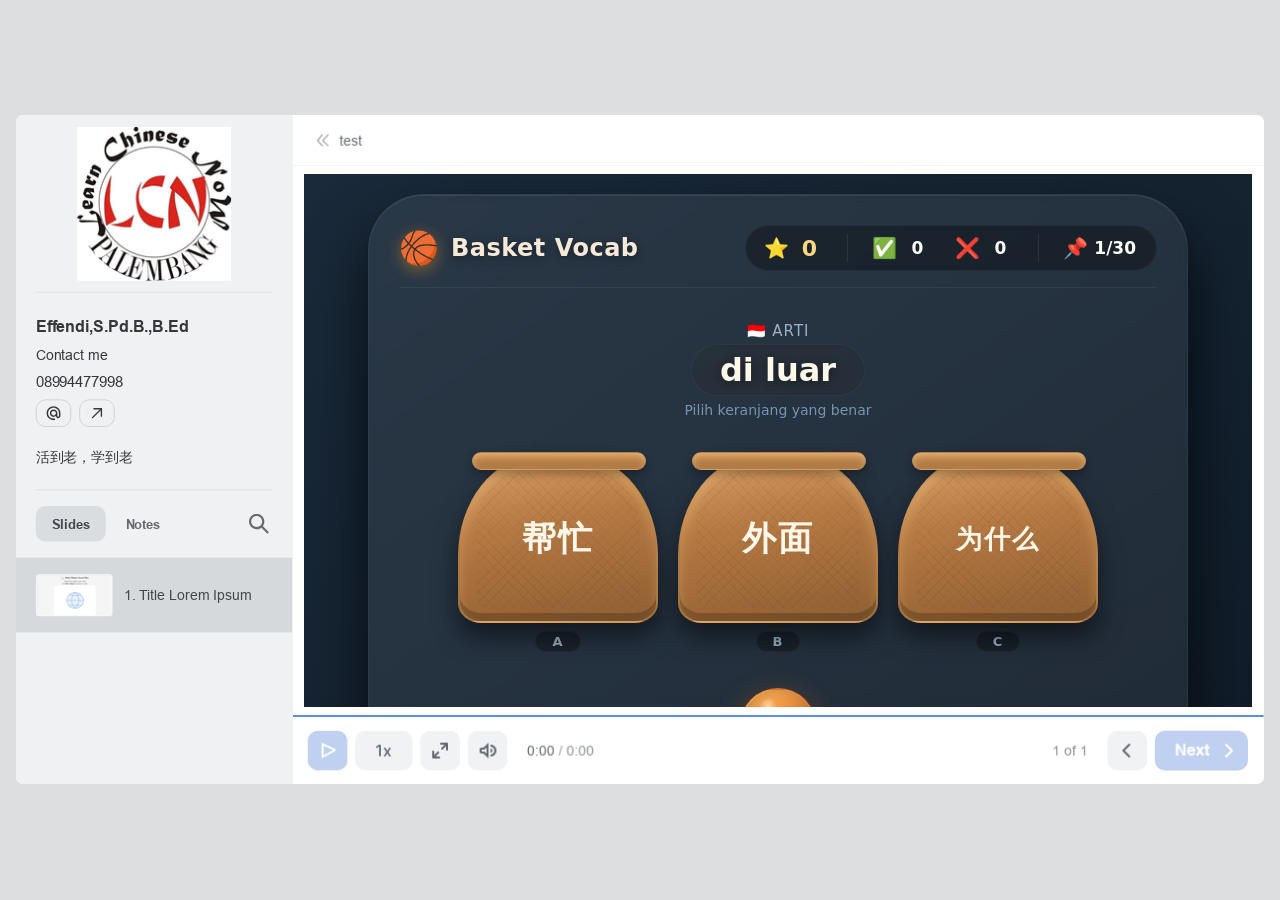
<file: index.html>
<!DOCTYPE html>
<!-- Created with iSpring --><!-- 1256 684 --><!--version 11.7.0.5 --><!--type html --><!--mainFolder ./ -->
<html style=background-color:#dcdee0;>
<head>
    <meta http-equiv="Content-Type" content="text/html;charset=utf-8"/><meta name="viewport" content="width=device-width,initial-scale=1,minimum-scale=1,maximum-scale=1,user-scalable=no"/><meta name="format-detection" content="telephone=no"/><meta name="apple-mobile-web-app-capable" content="yes"/><meta name="apple-mobile-web-app-status-bar-style" content="black"/><meta http-equiv="X-UA-Compatible" content="IE=edge"/><meta name="msapplication-tap-highlight" content="no"/><title>test</title><link rel="apple-touch-icon-precomposed" href="data/apple-touch-icon.png"/><link rel="shortcut icon" type="image/ico" href="data/favicon.ico"/><style>body {background-color:#dcdee0;}#spr0_178afa {display:none;}</style>
    
    
    <style>
		#playerView {
			position:absolute;
			-webkit-tap-highlight-color:rgba(0,0,0,0);
			-webkit-user-select:none;
			-moz-user-select:none;
			-webkit-touch-callout:none;
			-webkit-user-drag:none;
		}
		#playerView * {
			position:absolute;
		}
		#preloader {
			width: 50px;
			height: 50px;
			position: absolute;
			top: 0;
			left: 0;
			bottom: 0;
			right: 0;
			margin: auto;
			border-radius: 10px;
			background-color: rgba(0, 0, 0, 0.5);
		}

		#preloader::after {
			content: '';
			position: absolute;
			background: url([data-uri]);
			background-size: cover;
			top: 0;
			left: 0;
			bottom: 0;
			right: 0;
			animation: preloader_spin 1s infinite linear;
			-webkit-animation: preloader_spin 1s infinite linear;
		}

		@keyframes preloader_spin { 0% {transform: rotate(0deg);} 100% {transform: rotate(360deg);} }
		@-webkit-keyframes preloader_spin { 0% {-webkit-transform: rotate(0deg);} 100% {-webkit-transform: rotate(360deg);}}
    </style>
</head>
<body>
	<div id="preloader"></div>
	<script src="data/browsersupport.js?3EB01C88"></script>
	<script src="data/player.js?3EB01C88"></script>
    <div id="content"></div>
    <div id="spr0_178afa"></div>
    <script>
		document.addEventListener("DOMContentLoaded", () => (function(startup){
			function start(savedPresentationState)
			{
				var presInfo = "eNq9Wctu48gV/RWCQSMbW6P3w1kkJEW1iaZFjUjb3eluEBRZsmqaIjV8yONpGJjsssh3zC5AFtklXxNgguzyC7m3iqRIU5If3RO/RFWdunXus27Jn0UqnomfZak/7Ei95qkqj7qn3V5HOpXa495pp9+fSO1hX+pPBvfiiZgAOCFxAo9u6flWPBv1myfiSjzrdeHVhSk3jIi5iexWr9seDFuA2mzFs3az1T8RU9yUxnFKE2K3Wo1Bo2n3focQ8ez9ZzGAWXW5JIFHT8zGzGvIjRO5oXoA+A6mlDBIHDcR1gQGFjDw77//45c//+0/P/3pv//8yy9//Zk/c1riKkk2Zx+++fDNgiYN/+7DN74bbByfrBdOcAMYApjy0B9u1g71G2645nTE5nA06nYHg9FoKN5/PBEV8eyz6OMfVMJzEgdkhjdhY8PkwZ6tXp+ZAl7vdyTiYyzQlvbCd4JP4j3jxIzwWfyEf+BtEqXkRHQK62w2sChmbwHSaTOTLx0/JmyYPd1/vD/h6CCuoLvH0ZsquvOI7KSMbj2C3hxHo5o78LJKpM/A3BJ1yX4V3DsO3pbBw+Oc4300DqPJHh6H0csKevQIelFBD46jt2kF/YiWW6+MzpL4IDqp8B4091sb4OK6EsEY57F4f89S6zMGNB/3H0bBiRhhuGA2OIhc5lLv831RlEUTnwg6VJq1oG3iFHNWw3qmSJNRu9PpnfYnsnLa7fSUU1mdTE5Hw+awJ/ebA6kzvucqZCkc+9QjrcZ36Gz34ajLYsCqJn2yWi9au6wfDFnSdzvA0CvUAcWaJzs9f9hH+kP0ITBpIoxDP4wEaU0SXnqarBKAqvjcaDZbTFC3MeiOBt1eqz3s9gbtQZuctlpYmGhm0fcfM6tzO3nZ4ib/6mareTXhPqLsCazBRMQrZ0PibMjk8q74y1328om/LvnLbcg2QqvdhnbTbgL9tDDTbdiCshf6TmOVrH2sdSFT7eGZsSxs5hWVgCmSlTx3BaWS6M5dmCaVkyK522DOweEiTlLfF1ngZew4YjYJROYKUYqo43N67zN+yyBpNm7D5VKENRIaa9TstQedbmcAyTvGgXarNWp1m/12j1mtivAeIm6YwTvtQas7REieM8BicZRG61elwY5KZtYdH3qUT/tX5kNrfBbHCXX+PwbaMYOd2Am8CCOPRHPHoynEZgvLHeZqzDIuhhIhO+6nmyhMAw+H2CRo8RsoOa1JG/QIN45LE0gfyDsWr2eiaejamNU3FKBCL0CCZCdHchO6JRVp4954NJZfJO083JKoKmysttXeM4RZ5IekIgHsOuyMnylhj1rdNthffaacukJPF6NDt/[base64]/aMvSWPbWNia0Yl1Mrd5zwKpu5vJDV+SsM2VeWYUmZf81XNUlXMLzPVSyTj7jqWgK+F9L8DVdBmaswMLavNescP26NCFR2T7ilyUqgJrQ1kD9k6/[base64]/ncxapTK5mQhGwAHox01VIBPYvh/XGJwnZHRp4pNwUB0sAxoFaQxpc3ti4kCCRoBRYc01BL2JSh1F0d8Lg2BRCFghOmqzCSFg5sQC93wqqCyZavHJYjiGy3O1hMUtWNBa8cO3QIN9rLl3DSQHRaugmFLFxPsKyCLqaleBFDrRbN3vxc8lkNlUjJybRQYgt6XqOEhzf3wc8116f6/DLnXSed0f7pc5Y6M3ykMtKpmSa18YcLa6yislM4MTxLVwJ0NZb6LS4DcqGySyhTRUD/KhYZTla4ILdiZsUcgo07Cgx52R+B3Zj49q2eLxboeB4WydwScXJzPkn4MEiIIAMRbKOW+JyAbUVi5VsvIVgYilcnzDeYNa8qU+8UzHr3+U5XzocITbzqGKB+S5MBdfB0PDvuHUYQaQksGtUY58IU/32EiyuSfozRGCasroIp4vKS1lWojC4N4R4GQ5coI7R099ean+0JxKU9vED4+KeK2dLgt9yv0DUo4W/T+mPGOVx+fyDherbV4ITeEgTFhx0S2MvgUouP+Jk8GXdwUd5Hd4Tg/AZG96BSQJCWJijSZ69salABzOHXu05Fod7EjnFuvs1zV4w+Qqmf4zg8c2/hg+eziBr/BRD16UZ1ExZw8w34Xoj+CSOH+JUOCRYUcX/[base64]/S9IGuugzZZXZWAnYXTfaZDl8APX7RCeuGNOaNoR46HtAqwonfhbK0gIDl70vhumV3o/v7/wF0xDNS";
				PresentationPlayer.start(presInfo, "content", "playerView", onPlayerInit, savedPresentationState);
				function onPlayerInit(player)
				{
					(function(player){
	(function(player)
{
	function findConnector(win)
	{
		var retries = 0;
		while (!win.ispringPresentationConnector && win.parent && win.parent != win)
		{
			++retries;
			if (retries > 7)
			{
				return null;
			}

			win = win.parent;
		}
		return win.ispringPresentationConnector;
	}

	function getConnector()
	{
		var api = findConnector(window);
		if (!api && window.opener && (typeof(window.opener) != "undefined"))
		{
			api = findConnector(window.opener);
		}
		return api;
	}

	try
	{
		var connector = getConnector();
		if (connector)
		{
			connector.register(player);
		}
	}
	catch (e) {}
})(player);

})(player);

					var preloader = document.getElementById("preloader");
					preloader.parentNode.removeChild(preloader);
				}
			}

			if (startup)
				startup(start);
			else
				start();
		})());
    </script>
</body>
</html>
</file>
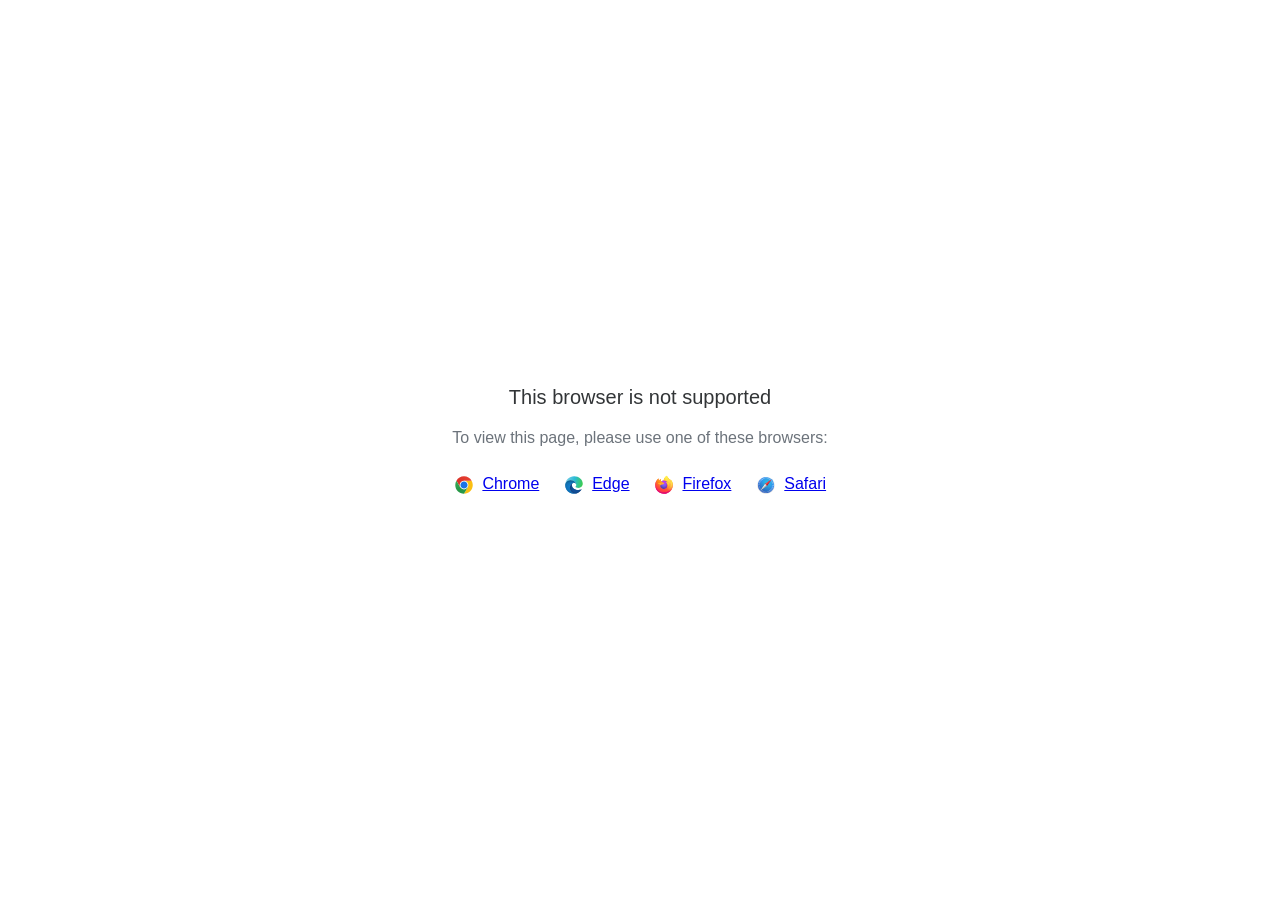
<file: data/html5-unsupported.html>
<html>
<head>
    <meta http-equiv="Content-Type" content="text/html;charset=utf-8"/>
    <meta name="viewport" content="width=device-width,initial-scale=1,maximum-scale=1">
    <meta name="format-detection" content="telephone=no">
    <meta name="apple-mobile-web-app-capable" content="yes">
    <meta name="apple-mobile-web-app-status-bar-style" content="black">
    <meta http-equiv="X-UA-Compatible" content="IE=edge">
    <meta name="msapplication-tap-highlight" content="no" />
    <title>Page Not Available</title>
    <style>
        body {
            background: #fff;
        }

        .banner {
            position: absolute;
            top: 50%;
            left: 50%;
            margin-left: -235px;
            margin-top: -67px;
            width: 470px;
            text-align: center;
            font-family: Roboto, Arial, Helvetica, sans-serif;
        }

        .title {
            margin-bottom: 16px;
            font-size: 20px;
            font-weight: 500;
            color: #323537;
            line-height: 28px;
        }

        .text {
            margin-bottom: 26px;
            font-size: 16px;
            color: #6C737B;
            line-height: 22px;
        }

        .browsers svg, .browsers a {
            display: inline-block;
            vertical-align: top;
        }

        .browsers a {
            font-size: 16px;
            margin-right: 20px;
            margin-left: 4px;
        }

        .browsers :last-child {
            margin-right: 0;
        }
    </style>
</head>
<body>
    <div class="banner">
        <div class="title">This browser is not supported</div>
        <div class="text">To view this page, please use one of these browsers:</div>
        <div class="browsers">
            <svg width="20" height="20" viewBox="0 0 20 20" fill="none" xmlns="http://www.w3.org/2000/svg">
                <path d="M10.0001 10.0001L13.789 12.1875L10.0001 18.7501C14.8326 18.7501 18.7501 14.8326 18.7501 10.0001C18.7501 8.40581 18.3216 6.91244 17.5766 5.625H10L10.0001 10.0001Z" fill="#FBBF12"/>
                <path d="M9.99999 1.25C6.76136 1.25 3.93585 3.01077 2.42285 5.6261L6.21103 12.1876L9.99999 10.0001V5.62507H17.5766C16.0634 3.01039 13.2382 1.25 9.99999 1.25Z" fill="url(#paint0_linear_579_2699)"/>
                <path d="M1.25005 10C1.25005 14.8325 5.16742 18.75 10 18.75L13.789 12.1875L10 10L6.21109 12.1875L2.42291 5.62598C1.67833 6.91306 1.25 8.40588 1.25 9.99988" fill="url(#paint1_linear_579_2699)"/>
                <path d="M14.3751 10.0001C14.3751 12.4163 12.4163 14.3751 10.0001 14.3751C7.58381 14.3751 5.625 12.4163 5.625 10.0001C5.625 7.58381 7.58381 5.625 10.0001 5.625C12.4163 5.625 14.3751 7.58381 14.3751 10.0001Z" fill="white"/>
                <path d="M13.5548 10.0001C13.5548 11.9633 11.9633 13.5548 10.0001 13.5548C8.03686 13.5548 6.44531 11.9633 6.44531 10.0001C6.44531 8.03686 8.03686 6.44531 10.0001 6.44531C11.9633 6.44531 13.5548 8.03686 13.5548 10.0001Z" fill="#1A73E8"/>
                <defs>
                    <linearGradient id="paint0_linear_579_2699" x1="5.04786" y1="6.71874" x2="12.965" y2="6.71874" gradientUnits="userSpaceOnUse">
                        <stop stop-color="#DB3328"/>
                        <stop offset="1" stop-color="#E53D30"/>
                    </linearGradient>
                    <linearGradient id="paint1_linear_579_2699" x1="4.58454" y1="7.18406" x2="7.82938" y2="12.8043" gradientUnits="userSpaceOnUse">
                        <stop stop-color="#32A651"/>
                        <stop offset="1" stop-color="#279847"/>
                    </linearGradient>
                </defs>
            </svg>
            <a href="https://www.google.com/chrome">Chrome</a>
            <svg width="20" height="20" viewBox="0 0 20 20" fill="none" xmlns="http://www.w3.org/2000/svg">
                <path d="M12.2449 9.92045C12.2449 8.25 10.5088 5.36648 6.59777 5.36648C2.68671 5.36648 1.25 8.62784 1.25 10.0199C1.25 5.0483 5.30074 1.25 10.1097 1.25C14.9188 1.25 18.75 4.84943 18.75 8.50852C18.75 11.7699 16.2956 12.9034 14.3002 12.9034C12.9832 12.9034 11.4866 12.4659 11.4866 11.7699C11.4866 11.233 12.2449 11.233 12.2449 9.92045Z" fill="url(#paint0_linear_579_2709)"/>
                <path d="M6.59777 5.36646C10.5088 5.36646 12.2449 8.24998 12.2449 9.92043C12.2449 9.93342 12.2448 9.94627 12.2446 9.95901C12.2249 8.84657 11.4738 7.79259 9.99002 7.79259C8.11431 7.79259 5.5801 10.338 5.91933 13.5C6.19087 16.031 8.33381 19.4261 12.9832 18.2329C12.9832 18.2329 12.1052 18.75 9.6508 18.75C5.30074 18.75 1.25 14.7727 1.25 10.2187C1.25 10.0981 1.25184 9.97975 1.25555 9.8637C1.35584 8.39889 2.82648 5.36646 6.59777 5.36646Z" fill="url(#paint1_linear_579_2709)"/>
                <path d="M6.59777 5.36646C10.5088 5.36646 12.2449 8.24998 12.2449 9.92043C12.2449 9.93342 12.2448 9.94627 12.2446 9.95901C12.2249 8.84657 11.4738 7.79259 9.99002 7.79259C8.11431 7.79259 5.5801 10.338 5.91933 13.5C6.19087 16.031 8.33381 19.4261 12.9832 18.2329C12.9832 18.2329 12.1052 18.75 9.6508 18.75C5.30074 18.75 1.25 14.7727 1.25 10.2187C1.25 10.0981 1.25184 9.97975 1.25555 9.8637C1.35584 8.39889 2.82648 5.36646 6.59777 5.36646Z" fill="url(#paint2_radial_579_2709)"/>
                <path d="M12.4415 18.4371C14.9324 17.7576 16.712 15.6377 17.0338 15.2101C17.393 14.7328 17.4928 14.4345 17.393 14.3351C17.2932 14.2357 17.1536 14.2555 16.7944 14.4345C16.4352 14.6135 14.32 15.4885 11.9056 14.7527C9.49107 14.0169 7.83486 12.1078 7.83486 9.99987C7.83486 8.36919 9.23166 7.79248 9.98993 7.79248C8.11422 7.79248 5.58001 10.3379 5.91923 13.4999C6.19077 16.0309 8.33371 19.426 12.9831 18.2328C12.9831 18.2328 12.821 18.3283 12.4415 18.4371Z" fill="#0E458A"/>
                <path d="M12.4415 18.4371C14.9324 17.7576 16.712 15.6377 17.0338 15.2101C17.393 14.7328 17.4928 14.4345 17.393 14.3351C17.2932 14.2357 17.1536 14.2555 16.7944 14.4345C16.4352 14.6135 14.32 15.4885 11.9056 14.7527C9.49107 14.0169 7.83486 12.1078 7.83486 9.99987C7.83486 8.36919 9.23166 7.79248 9.98993 7.79248C8.11422 7.79248 5.58001 10.3379 5.91923 13.4999C6.19077 16.0309 8.33371 19.426 12.9831 18.2328C12.9831 18.2328 12.821 18.3283 12.4415 18.4371Z" fill="url(#paint3_radial_579_2709)"/>
                <defs>
                    <linearGradient id="paint0_linear_579_2709" x1="17.7323" y1="11.5909" x2="0.61762" y2="7.54779" gradientUnits="userSpaceOnUse">
                        <stop stop-color="#3BCC50"/>
                        <stop offset="0.489583" stop-color="#2ABAD6"/>
                        <stop offset="1" stop-color="#7DCFE7"/>
                    </linearGradient>
                    <linearGradient id="paint1_linear_579_2709" x1="7.11659" y1="5.36646" x2="7.11659" y2="18.75" gradientUnits="userSpaceOnUse">
                        <stop stop-color="#035989"/>
                        <stop offset="0.265625" stop-color="#1175B6"/>
                        <stop offset="1" stop-color="#0470CF"/>
                    </linearGradient>
                    <radialGradient id="paint2_radial_579_2709" cx="0" cy="0" r="1" gradientUnits="userSpaceOnUse" gradientTransform="translate(6.83723 11.8693) rotate(59.2143) scale(5.92595 5.93561)">
                        <stop stop-color="#1284D8"/>
                        <stop offset="0.813899" stop-color="#1170B2" stop-opacity="0.767762"/>
                        <stop offset="1" stop-color="#0E649B" stop-opacity="0.65"/>
                    </radialGradient>
                    <radialGradient id="paint3_radial_579_2709" cx="0" cy="0" r="1" gradientUnits="userSpaceOnUse" gradientTransform="translate(11.6661 13.4999) rotate(77.9982) scale(4.79806 5.18015)">
                        <stop stop-color="#104890"/>
                        <stop offset="0.69943" stop-color="#12529E" stop-opacity="0.70624"/>
                        <stop offset="1" stop-color="#0E4584" stop-opacity="0.58"/>
                    </radialGradient>
                </defs>
            </svg>
            <a href="https://www.microsoft.com/edge">Edge</a>
            <svg width="20" height="20" viewBox="0 0 20 20" fill="none" xmlns="http://www.w3.org/2000/svg">
                <path d="M18.1191 6.70405C17.7385 5.78587 16.967 4.79462 16.3615 4.4815C16.8544 5.4501 17.1395 6.42162 17.2485 7.14652C17.2485 7.14652 17.2485 7.15163 17.2503 7.16113C16.2598 4.6861 14.5798 3.68791 13.2079 1.51504C13.1383 1.40543 13.069 1.29582 13.0012 1.17854C12.963 1.1124 12.932 1.05248 12.905 0.995851C12.8481 0.885984 12.8042 0.76987 12.7741 0.649844C12.7743 0.644144 12.7725 0.638558 12.7688 0.63417C12.7652 0.629782 12.7601 0.626904 12.7544 0.626094C12.749 0.624635 12.7434 0.624635 12.738 0.626094C12.7366 0.626756 12.7352 0.627617 12.734 0.628652C12.7318 0.628652 12.7296 0.63121 12.7274 0.63194L12.7311 0.627191C10.5302 1.91914 9.78353 4.30904 9.71499 5.5049C8.83549 5.56518 7.99455 5.88974 7.30189 6.43623C7.22949 6.37488 7.15379 6.31755 7.07512 6.26451C6.87551 5.56419 6.86708 4.82302 7.0507 4.11832C6.15057 4.52936 5.45059 5.17789 4.94165 5.75189H4.93764C4.5902 5.31089 4.61463 3.85634 4.63432 3.55272C4.63031 3.53372 4.37547 3.68535 4.34266 3.70837C4.03608 3.92756 3.7495 4.17357 3.48628 4.4435C3.18675 4.74784 2.9131 5.07672 2.66818 5.42671C2.1047 6.22702 1.70509 7.13132 1.49244 8.08735C1.48843 8.10635 1.48478 8.12608 1.48077 8.14544C1.46437 8.22254 1.40494 8.60946 1.39437 8.6935V8.71286C1.3169 9.11266 1.26865 9.5176 1.25 9.92444V9.96938C1.25 14.8186 5.17279 18.75 10.0114 18.75C14.345 18.75 17.943 15.5968 18.6477 11.455C18.6623 11.3428 18.6743 11.2295 18.6875 11.1163C18.8617 9.61022 18.6681 8.02743 18.1191 6.70405ZM8.02046 13.5774C8.06129 13.5968 8.09994 13.6183 8.14186 13.6373L8.14769 13.641C8.10577 13.6205 8.06311 13.5993 8.02082 13.5774H8.02046ZM17.251 7.16515V7.15675V7.16625V7.16515Z" fill="url(#paint0_linear_579_2717)"/>
                <path d="M18.119 6.704C17.7384 5.78582 16.9669 4.79457 16.3614 4.48145C16.8543 5.45005 17.1394 6.42157 17.2484 7.14647V7.16437C18.0752 9.41067 17.6246 11.695 16.9757 13.0907C15.9716 15.25 13.541 17.4635 9.73602 17.3557C5.62839 17.2388 2.0071 14.1802 1.33082 10.1776C1.20759 9.54586 1.33082 9.22543 1.39279 8.71281C1.31733 9.10778 1.28853 9.22214 1.25098 9.92439V9.96933C1.25098 14.8185 5.17377 18.7499 10.0124 18.7499C14.346 18.7499 17.944 15.5968 18.6487 11.4549C18.6633 11.3428 18.6753 11.2295 18.6884 11.1162C18.8616 9.61017 18.668 8.02738 18.119 6.704Z" fill="url(#paint1_radial_579_2717)"/>
                <path d="M18.119 6.704C17.7384 5.78582 16.9669 4.79457 16.3614 4.48145C16.8543 5.45005 17.1394 6.42157 17.2484 7.14647V7.16437C18.0752 9.41067 17.6246 11.695 16.9757 13.0907C15.9716 15.25 13.541 17.4635 9.73602 17.3557C5.62839 17.2388 2.0071 14.1802 1.33082 10.1776C1.20759 9.54586 1.33082 9.22543 1.39279 8.71281C1.31733 9.10778 1.28853 9.22214 1.25098 9.92439V9.96933C1.25098 14.8185 5.17377 18.7499 10.0124 18.7499C14.346 18.7499 17.944 15.5968 18.6487 11.4549C18.6633 11.3428 18.6753 11.2295 18.6884 11.1162C18.8616 9.61017 18.668 8.02738 18.119 6.704Z" fill="url(#paint2_radial_579_2717)"/>
                <path d="M13.8612 7.73587C13.8806 7.74939 13.8977 7.7629 13.9159 7.77642C13.696 7.38513 13.4221 7.02694 13.1022 6.71246C10.3788 3.98314 12.3884 0.794172 12.7271 0.631947L12.7307 0.627197C10.5298 1.91915 9.78314 4.30905 9.7146 5.50491C9.81668 5.49797 9.9184 5.4892 10.0223 5.4892C11.6647 5.4892 13.0953 6.39459 13.8612 7.73587Z" fill="url(#paint3_radial_579_2717)"/>
                <path d="M10.028 8.28118C10.0138 8.5004 9.24382 9.25307 8.97441 9.25307C6.48292 9.25307 6.07861 10.7635 6.07861 10.7635C6.18798 12.0357 7.07244 13.0833 8.14245 13.6375C8.19131 13.6627 8.24052 13.6854 8.28828 13.708C8.37396 13.7446 8.46 13.7811 8.54567 13.8136C8.91262 13.9433 9.29689 14.0172 9.68568 14.0329C14.0525 14.2382 14.8991 8.80001 11.7473 7.22087C12.5541 7.08021 13.3919 7.40575 13.8597 7.73495C13.0941 6.39367 11.6631 5.48828 10.0207 5.48828C9.91682 5.48828 9.81511 5.49705 9.71303 5.50399C8.83417 5.56502 7.99404 5.88994 7.30212 6.43642C7.43591 6.55005 7.58685 6.70131 7.90439 7.0148C8.5001 7.60378 10.0247 8.20993 10.028 8.28118Z" fill="url(#paint4_radial_579_2717)"/>
                <path d="M10.028 8.28118C10.0138 8.5004 9.24382 9.25307 8.97441 9.25307C6.48292 9.25307 6.07861 10.7635 6.07861 10.7635C6.18798 12.0357 7.07244 13.0833 8.14245 13.6375C8.19131 13.6627 8.24052 13.6854 8.28828 13.708C8.37396 13.7446 8.46 13.7811 8.54567 13.8136C8.91262 13.9433 9.29689 14.0172 9.68568 14.0329C14.0525 14.2382 14.8991 8.80001 11.7473 7.22087C12.5541 7.08021 13.3919 7.40575 13.8597 7.73495C13.0941 6.39367 11.6631 5.48828 10.0207 5.48828C9.91682 5.48828 9.81511 5.49705 9.71303 5.50399C8.83417 5.56502 7.99404 5.88994 7.30212 6.43642C7.43591 6.55005 7.58685 6.70131 7.90439 7.0148C8.5001 7.60378 10.0247 8.20993 10.028 8.28118Z" fill="url(#paint5_radial_579_2717)"/>
                <path d="M6.89479 6.14439C6.96588 6.19043 7.02421 6.22916 7.07708 6.2646C6.87746 5.56428 6.86903 4.82311 7.05265 4.11841C6.15252 4.52945 5.45255 5.17799 4.9436 5.75198C4.9848 5.75089 6.2557 5.72787 6.89479 6.14439Z" fill="url(#paint6_radial_579_2717)"/>
                <path d="M1.33119 10.1776C2.00747 14.1802 5.62876 17.2388 9.7393 17.3557C13.5443 17.4635 15.9735 15.25 16.979 13.0907C17.6279 11.6946 18.0785 9.41068 17.2517 7.16437V7.14756C17.2517 7.14976 17.2517 7.15268 17.2535 7.16218C17.5641 9.1962 16.532 11.1667 14.9184 12.4992C14.9167 12.5029 14.9152 12.5067 14.9137 12.5105C11.7692 15.0765 8.76042 14.0586 8.15123 13.6431C8.10893 13.6227 8.06628 13.6015 8.02399 13.5796C6.19056 12.7027 5.43334 11.0274 5.59558 9.5919C4.04797 9.5919 3.52007 8.28314 3.52007 8.28314C3.52007 8.28314 4.90982 7.29006 6.74143 8.1538C8.43778 8.95396 10.031 8.2835 10.031 8.28314C10.0277 8.21189 8.50304 7.60391 7.90842 7.01676C7.59088 6.70327 7.43995 6.55201 7.30615 6.43838C7.23375 6.37702 7.15805 6.3197 7.07939 6.26665C7.02725 6.23012 6.97001 6.19358 6.8971 6.14645C6.25801 5.72992 4.98711 5.75294 4.94518 5.75404H4.94117C4.59374 5.31303 4.61816 3.85849 4.63785 3.55487C4.63384 3.53587 4.379 3.68749 4.34619 3.71051C4.03961 3.92971 3.75303 4.17571 3.48981 4.44564C3.19028 4.74999 2.91663 5.07887 2.67171 5.42886C2.10823 6.22916 1.70862 7.13347 1.49597 8.08949C1.48904 8.1063 1.17734 9.47023 1.33119 10.1776Z" fill="url(#paint7_radial_579_2717)"/>
                <path d="M13.1024 6.71246C13.4222 7.02693 13.6962 7.38513 13.9161 7.77642C13.9616 7.81071 14.0055 7.8473 14.0473 7.88603C16.0335 9.71873 14.9945 12.3132 14.9154 12.4996C16.529 11.1671 17.5611 9.19662 17.2505 7.16259C16.2599 4.6861 14.58 3.68791 13.2081 1.51504C13.1385 1.40543 13.0692 1.29582 13.0014 1.17854C12.9631 1.1124 12.9321 1.05248 12.9051 0.995851C12.8483 0.885984 12.8044 0.76987 12.7742 0.649844C12.7745 0.644144 12.7726 0.638559 12.769 0.63417C12.7653 0.629782 12.7602 0.626904 12.7546 0.626094C12.7492 0.624635 12.7435 0.624635 12.7382 0.626094C12.7367 0.626756 12.7354 0.627617 12.7341 0.628652C12.732 0.628652 12.7298 0.63121 12.7276 0.63194C12.3885 0.794165 10.379 3.98313 13.1024 6.71246Z" fill="url(#paint8_radial_579_2717)"/>
                <path d="M14.0464 7.88413C14.0046 7.8454 13.9608 7.80882 13.9152 7.77452C13.8973 7.761 13.8787 7.74748 13.8605 7.73396C13.3928 7.40513 12.555 7.07922 11.7482 7.21989C14.8995 8.79902 14.0534 14.2372 9.68654 14.0319C9.29775 14.0163 8.91348 13.9424 8.54653 13.8126C8.46085 13.7805 8.37481 13.7451 8.28914 13.7071C8.23956 13.6844 8.19034 13.6618 8.14331 13.6365L8.14914 13.6402C8.75834 14.0567 11.7671 15.0746 14.9116 12.5075C14.9116 12.5075 14.9134 12.5028 14.9163 12.4962C14.9943 12.3132 16.0334 9.71866 14.0464 7.88413Z" fill="url(#paint9_radial_579_2717)"/>
                <path d="M6.07833 10.7635C6.07833 10.7635 6.48264 9.25306 8.97412 9.25306C9.24354 9.25306 10.0135 8.49966 10.0277 8.28117C10.0419 8.06268 8.43455 8.95199 6.7382 8.15183C4.90659 7.28809 3.51685 8.28117 3.51685 8.28117C3.51685 8.28117 4.04475 9.58993 5.59235 9.58993C5.43012 11.0255 6.18733 12.6992 8.02076 13.5776C8.06159 13.597 8.10024 13.6185 8.14217 13.6375C7.07215 13.0843 6.18879 12.0357 6.07833 10.7635Z" fill="url(#paint10_radial_579_2717)"/>
                <path d="M18.1191 6.70405C17.7385 5.78587 16.967 4.79462 16.3615 4.4815C16.8544 5.4501 17.1395 6.42162 17.2485 7.14652C17.2485 7.14652 17.2485 7.15163 17.2503 7.16113C16.2598 4.6861 14.5798 3.68791 13.2079 1.51504C13.1383 1.40543 13.069 1.29582 13.0012 1.17854C12.963 1.1124 12.932 1.05248 12.905 0.995851C12.8481 0.885984 12.8042 0.76987 12.7741 0.649844C12.7743 0.644144 12.7725 0.638558 12.7688 0.63417C12.7652 0.629782 12.7601 0.626904 12.7544 0.626094C12.749 0.624635 12.7434 0.624635 12.738 0.626094C12.7366 0.626756 12.7352 0.627617 12.734 0.628652C12.7318 0.628652 12.7296 0.63121 12.7274 0.63194L12.7311 0.627191C10.5302 1.91914 9.78353 4.30904 9.71499 5.5049C9.81707 5.49796 9.91878 5.48919 10.0227 5.48919C11.6651 5.48919 13.0957 6.39458 13.8616 7.73586C13.3939 7.40703 12.5561 7.08111 11.7493 7.22178C14.9007 8.80092 14.0545 14.2391 9.68764 14.0338C9.29885 14.0182 8.91458 13.9443 8.54763 13.8145C8.46196 13.7824 8.37592 13.747 8.29024 13.709C8.24066 13.6863 8.19144 13.6636 8.14441 13.6384L8.15025 13.6421C8.10796 13.6216 8.0653 13.6004 8.02301 13.5785C8.06384 13.5979 8.10249 13.6194 8.14441 13.6384C7.07221 13.0842 6.18885 12.0356 6.07839 10.7633C6.07839 10.7633 6.4827 9.25288 8.97418 9.25288C9.2436 9.25288 10.0136 8.49949 10.0278 8.28099C10.0245 8.20975 8.49987 7.60177 7.90525 7.01462C7.58771 6.70113 7.43678 6.54986 7.30298 6.43623C7.23058 6.37488 7.15488 6.31755 7.07622 6.26451C6.87661 5.56419 6.86817 4.82302 7.05179 4.11832C6.15166 4.52936 5.45169 5.17789 4.94275 5.75189H4.93874C4.5913 5.31089 4.61572 3.85634 4.63541 3.55272C4.6314 3.53372 4.37657 3.68535 4.34375 3.70837C4.03717 3.92756 3.75059 4.17357 3.48738 4.4435C3.18785 4.74784 2.9142 5.07672 2.66928 5.42671C2.1058 6.22702 1.70618 7.13132 1.49353 8.08735C1.48952 8.10635 1.48588 8.12608 1.48187 8.14544C1.46546 8.22254 1.39109 8.61494 1.38088 8.69898C1.38088 8.70556 1.38088 8.69277 1.38088 8.69898C1.31262 9.10444 1.26891 9.51368 1.25 9.92444V9.96938C1.25 14.8186 5.17279 18.75 10.0114 18.75C14.345 18.75 17.943 15.5968 18.6477 11.455C18.6623 11.3428 18.6743 11.2295 18.6875 11.1163C18.8617 9.61022 18.6681 8.02743 18.1191 6.70405ZM17.25 7.15492V7.16442V7.15492Z" fill="url(#paint11_linear_579_2717)"/>
                <defs>
                    <linearGradient id="paint0_linear_579_2717" x1="16.9594" y1="3.43288" x2="2.3837" y2="17.4648" gradientUnits="userSpaceOnUse">
                        <stop offset="0.05" stop-color="#FFF44F"/>
                        <stop offset="0.11" stop-color="#FFE847"/>
                        <stop offset="0.22" stop-color="#FFC830"/>
                        <stop offset="0.37" stop-color="#FF980E"/>
                        <stop offset="0.4" stop-color="#FF8B16"/>
                        <stop offset="0.46" stop-color="#FF672A"/>
                        <stop offset="0.53" stop-color="#FF3647"/>
                        <stop offset="0.7" stop-color="#E31587"/>
                    </linearGradient>
                    <radialGradient id="paint1_radial_579_2717" cx="0" cy="0" r="1" gradientUnits="userSpaceOnUse" gradientTransform="translate(16.287 2.63668) scale(18.2654 18.3055)">
                        <stop offset="0.13" stop-color="#FFBD4F"/>
                        <stop offset="0.19" stop-color="#FFAC31"/>
                        <stop offset="0.25" stop-color="#FF9D17"/>
                        <stop offset="0.28" stop-color="#FF980E"/>
                        <stop offset="0.4" stop-color="#FF563B"/>
                        <stop offset="0.47" stop-color="#FF3750"/>
                        <stop offset="0.71" stop-color="#F5156C"/>
                        <stop offset="0.78" stop-color="#EB0878"/>
                        <stop offset="0.86" stop-color="#E50080"/>
                    </radialGradient>
                    <radialGradient id="paint2_radial_579_2717" cx="0" cy="0" r="1" gradientUnits="userSpaceOnUse" gradientTransform="translate(9.61279 10.1202) scale(18.2654 18.3055)">
                        <stop offset="0.3" stop-color="#960E18"/>
                        <stop offset="0.35" stop-color="#B11927" stop-opacity="0.74"/>
                        <stop offset="0.43" stop-color="#DB293D" stop-opacity="0.34"/>
                        <stop offset="0.5" stop-color="#F5334B" stop-opacity="0.09"/>
                        <stop offset="0.53" stop-color="#FF3750" stop-opacity="0"/>
                    </radialGradient>
                    <radialGradient id="paint3_radial_579_2717" cx="0" cy="0" r="1" gradientUnits="userSpaceOnUse" gradientTransform="translate(11.8153 -1.51753) scale(13.2325 13.2615)">
                        <stop offset="0.13" stop-color="#FFF44F"/>
                        <stop offset="0.25" stop-color="#FFDC3E"/>
                        <stop offset="0.51" stop-color="#FF9D12"/>
                        <stop offset="0.53" stop-color="#FF980E"/>
                    </radialGradient>
                    <radialGradient id="paint4_radial_579_2717" cx="0" cy="0" r="1" gradientUnits="userSpaceOnUse" gradientTransform="translate(7.59304 14.9021) scale(8.69686 8.71594)">
                        <stop offset="0.35" stop-color="#3A8EE6"/>
                        <stop offset="0.47" stop-color="#5C79F0"/>
                        <stop offset="0.67" stop-color="#9059FF"/>
                        <stop offset="1" stop-color="#C139E6"/>
                    </radialGradient>
                    <radialGradient id="paint5_radial_579_2717" cx="0" cy="0" r="1" gradientUnits="userSpaceOnUse" gradientTransform="translate(9.87545 7.94492) rotate(-13.9265) scale(4.60823 5.42407)">
                        <stop offset="0.21" stop-color="#9059FF" stop-opacity="0"/>
                        <stop offset="0.28" stop-color="#8C4FF3" stop-opacity="0.06"/>
                        <stop offset="0.75" stop-color="#7716A8" stop-opacity="0.45"/>
                        <stop offset="0.97" stop-color="#6E008B" stop-opacity="0.6"/>
                    </radialGradient>
                    <radialGradient id="paint6_radial_579_2717" cx="0" cy="0" r="1" gradientUnits="userSpaceOnUse" gradientTransform="translate(9.38226 1.88781) scale(6.25678 6.27051)">
                        <stop stop-color="#FFE226"/>
                        <stop offset="0.12" stop-color="#FFDB27"/>
                        <stop offset="0.3" stop-color="#FFC82A"/>
                        <stop offset="0.5" stop-color="#FFA930"/>
                        <stop offset="0.73" stop-color="#FF7E37"/>
                        <stop offset="0.79" stop-color="#FF7139"/>
                    </radialGradient>
                    <radialGradient id="paint7_radial_579_2717" cx="0" cy="0" r="1" gradientUnits="userSpaceOnUse" gradientTransform="translate(14.3005 -2.08939) scale(26.6943 26.7529)">
                        <stop offset="0.11" stop-color="#FFF44F"/>
                        <stop offset="0.46" stop-color="#FF980E"/>
                        <stop offset="0.62" stop-color="#FF5634"/>
                        <stop offset="0.72" stop-color="#FF3647"/>
                        <stop offset="0.9" stop-color="#E31587"/>
                    </radialGradient>
                    <radialGradient id="paint8_radial_579_2717" cx="0" cy="0" r="1" gradientUnits="userSpaceOnUse" gradientTransform="translate(11.72 0.833589) rotate(84.2447) scale(19.4998 12.7839)">
                        <stop stop-color="#FFF44F"/>
                        <stop offset="0.06" stop-color="#FFE847"/>
                        <stop offset="0.17" stop-color="#FFC830"/>
                        <stop offset="0.3" stop-color="#FF980E"/>
                        <stop offset="0.36" stop-color="#FF8B16"/>
                        <stop offset="0.45" stop-color="#FF672A"/>
                        <stop offset="0.57" stop-color="#FF3647"/>
                        <stop offset="0.74" stop-color="#E31587"/>
                    </radialGradient>
                    <radialGradient id="paint9_radial_579_2717" cx="0" cy="0" r="1" gradientUnits="userSpaceOnUse" gradientTransform="translate(9.23484 4.20996) scale(16.6653 16.7019)">
                        <stop offset="0.14" stop-color="#FFF44F"/>
                        <stop offset="0.48" stop-color="#FF980E"/>
                        <stop offset="0.59" stop-color="#FF5634"/>
                        <stop offset="0.66" stop-color="#FF3647"/>
                        <stop offset="0.9" stop-color="#E31587"/>
                    </radialGradient>
                    <radialGradient id="paint10_radial_579_2717" cx="0" cy="0" r="1" gradientUnits="userSpaceOnUse" gradientTransform="translate(13.6341 5.18793) scale(18.2402 18.2803)">
                        <stop offset="0.09" stop-color="#FFF44F"/>
                        <stop offset="0.23" stop-color="#FFE141"/>
                        <stop offset="0.51" stop-color="#FFAF1E"/>
                        <stop offset="0.63" stop-color="#FF980E"/>
                    </radialGradient>
                    <linearGradient id="paint11_linear_579_2717" x1="16.7844" y1="3.35761" x2="4.38152" y2="15.7337" gradientUnits="userSpaceOnUse">
                        <stop offset="0.17" stop-color="#FFF44F" stop-opacity="0.8"/>
                        <stop offset="0.27" stop-color="#FFF44F" stop-opacity="0.63"/>
                        <stop offset="0.49" stop-color="#FFF44F" stop-opacity="0.22"/>
                        <stop offset="0.6" stop-color="#FFF44F" stop-opacity="0"/>
                    </linearGradient>
                </defs>
            </svg>
            <a href="https://www.mozilla.org/firefox">Firefox</a>
            <svg width="20" height="20" viewBox="0 0 20 20" fill="none" xmlns="http://www.w3.org/2000/svg">
                <path d="M10 18.75C14.8325 18.75 18.75 14.8325 18.75 10C18.75 5.16751 14.8325 1.25 10 1.25C5.16751 1.25 1.25 5.16751 1.25 10C1.25 14.8325 5.16751 18.75 10 18.75Z" fill="url(#paint0_linear_579_2734)"/>
                <path d="M10 18.0938C14.4701 18.0938 18.0938 14.4701 18.0938 10C18.0938 5.52995 14.4701 1.90625 10 1.90625C5.52995 1.90625 1.90625 5.52995 1.90625 10C1.90625 14.4701 5.52995 18.0938 10 18.0938Z" fill="url(#paint1_radial_579_2734)"/>
                <path d="M10.0137 3.87498C9.95897 3.87498 9.91113 3.83399 9.91113 3.7793V2.35057C9.91113 2.29588 9.95897 2.25488 10.0137 2.25488C10.0683 2.25488 10.1162 2.29588 10.1162 2.35057V3.7793C10.1093 3.83399 10.0683 3.87498 10.0137 3.87498Z" fill="#F3F3F3"/>
                <path d="M10.0137 3.88182C9.95214 3.88182 9.9043 3.83397 9.9043 3.77929V2.35058C9.9043 2.29589 9.95214 2.24805 10.0137 2.24805C10.0752 2.24805 10.123 2.29589 10.123 2.35058V3.77929C10.123 3.83397 10.0684 3.88182 10.0137 3.88182ZM10.0137 2.26167C9.96583 2.26167 9.91799 2.30273 9.91799 2.35058V3.77929C9.91799 3.82713 9.95898 3.8682 10.0137 3.8682C10.0615 3.8682 10.1093 3.82713 10.1093 3.77929V2.35058C10.1026 2.30273 10.0615 2.26167 10.0137 2.26167Z" fill="white"/>
                <path d="M10.6972 3.10941C10.6426 3.10257 10.6016 3.06157 10.6016 3.00688L10.6494 2.37108C10.6562 2.31646 10.7041 2.2754 10.7588 2.28224C10.8135 2.28909 10.8545 2.33015 10.8545 2.38484L10.8066 3.02057C10.7998 3.07526 10.7519 3.11626 10.6972 3.10948V3.10941Z" fill="#F3F3F3"/>
                <path d="M10.6973 3.1164C10.6357 3.10955 10.5947 3.06171 10.5947 3.00702L10.6426 2.37123C10.6494 2.31661 10.6973 2.26877 10.7588 2.27554C10.8203 2.28239 10.8613 2.3303 10.8613 2.38492L10.8135 3.02071C10.8066 3.08224 10.7588 3.12324 10.6973 3.1164ZM10.7588 2.28923C10.7109 2.28923 10.663 2.32346 10.663 2.3713L10.6152 3.00709C10.6152 3.05486 10.6494 3.09593 10.7041 3.10271C10.7519 3.10271 10.7998 3.06855 10.7998 3.02071L10.8476 2.38492C10.8476 2.33708 10.8066 2.29608 10.7587 2.28923H10.7588Z" fill="white"/>
                <path d="M11.2099 3.99815C11.1551 3.98447 11.121 3.93662 11.1278 3.88193L11.4081 2.48051C11.4218 2.4259 11.4696 2.39167 11.5243 2.40536C11.579 2.41905 11.6131 2.4669 11.6063 2.52158L11.326 3.923C11.3192 3.97078 11.2645 4.005 11.2098 3.99815H11.2099Z" fill="#F3F3F3"/>
                <path d="M11.2101 4.00462C11.1485 3.99093 11.1144 3.93625 11.1212 3.88156L11.4015 2.48016C11.4152 2.42554 11.4699 2.38447 11.5313 2.39816C11.5928 2.41185 11.6271 2.46654 11.6202 2.52123L11.34 3.92263C11.3263 3.97724 11.2716 4.01147 11.2101 4.00462ZM11.5313 2.41185C11.4835 2.40501 11.4356 2.43231 11.4219 2.48023L11.1418 3.88163C11.1349 3.9294 11.1622 3.97724 11.2169 3.991C11.2647 3.99778 11.3126 3.9704 11.3263 3.92256L11.6065 2.52123C11.6134 2.46654 11.5792 2.42554 11.5313 2.41185Z" fill="white"/>
                <path d="M12.0302 3.38287C12.0172 3.37973 12.0049 3.37405 11.9941 3.36617C11.9832 3.35828 11.9741 3.34834 11.9671 3.33691C11.9601 3.32548 11.9554 3.31279 11.9534 3.29956C11.9513 3.28633 11.9519 3.27282 11.955 3.2598L12.1259 2.64462C12.1395 2.58993 12.1942 2.56255 12.2489 2.57624C12.3036 2.58993 12.3378 2.64462 12.3242 2.69931L12.1532 3.31456C12.1395 3.36918 12.0849 3.39656 12.0302 3.38287Z" fill="#F3F3F3"/>
                <path d="M12.0302 3.38948C11.9756 3.37579 11.9346 3.31426 11.9551 3.25965L12.126 2.64433C12.1396 2.58972 12.2011 2.55549 12.2558 2.56918C12.3105 2.58287 12.3515 2.6444 12.331 2.69902L12.1601 3.31433C12.1464 3.36895 12.0918 3.40317 12.0303 3.38948H12.0302ZM12.2558 2.58972C12.208 2.57603 12.1533 2.6034 12.1396 2.65125L11.9688 3.26642C11.9551 3.31426 11.9824 3.36218 12.0371 3.37579C12.0849 3.38948 12.1396 3.36218 12.1533 3.31433L12.3242 2.69902C12.331 2.65125 12.3037 2.6034 12.2558 2.58964V2.58972Z" fill="white"/>
                <path d="M12.3652 4.34683C12.3105 4.3263 12.2901 4.26477 12.3105 4.21692L12.8574 2.89759C12.8778 2.84975 12.9394 2.82237 12.9872 2.84975C13.042 2.87021 13.0625 2.93181 13.042 2.97958L12.4951 4.29892C12.4746 4.34683 12.413 4.37414 12.3653 4.34683H12.3652Z" fill="#F3F3F3"/>
                <path d="M12.3653 4.35357C12.339 4.34356 12.3178 4.32354 12.3062 4.29791C12.2947 4.27227 12.2938 4.24311 12.3037 4.21681L12.8506 2.89746C12.8711 2.84277 12.9327 2.82224 12.9942 2.84277C13.0205 2.85278 13.0417 2.8728 13.0532 2.89843C13.0648 2.92407 13.0657 2.95323 13.0557 2.97953L12.5089 4.29888C12.4815 4.35357 12.4199 4.38088 12.3653 4.35357ZM12.9874 2.85646C12.9395 2.836 12.8848 2.85646 12.8643 2.90431L12.3174 4.22366C12.2969 4.2715 12.3243 4.31934 12.3721 4.33988C12.4199 4.36034 12.4746 4.33988 12.4952 4.29204L13.0421 2.97268C13.0557 2.93161 13.0352 2.87693 12.9874 2.85646Z" fill="white"/>
                <path d="M13.288 3.90926C13.2401 3.88188 13.2196 3.82719 13.2401 3.77935L13.5272 3.21202C13.5545 3.16411 13.6092 3.14358 13.6639 3.17095C13.7118 3.19833 13.7322 3.25302 13.7118 3.30079L13.4246 3.86819C13.3973 3.91603 13.3426 3.93664 13.2879 3.90926H13.288Z" fill="#F3F3F3"/>
                <path d="M13.288 3.91591C13.2332 3.88853 13.2128 3.827 13.2401 3.77231L13.5272 3.20498C13.5545 3.15022 13.6161 3.12975 13.6707 3.15706C13.7254 3.18444 13.746 3.24597 13.7186 3.30066L13.4315 3.868C13.4041 3.92268 13.3426 3.94322 13.2879 3.91584L13.288 3.91591ZM13.664 3.17075C13.6161 3.15029 13.5614 3.16391 13.5409 3.21175L13.2538 3.77916C13.2333 3.82015 13.2538 3.87484 13.2948 3.90222C13.3426 3.92268 13.3973 3.90906 13.4178 3.86122L13.705 3.29382C13.7254 3.25282 13.705 3.19813 13.664 3.17075Z" fill="white"/>
                <path d="M13.425 4.92103C13.3772 4.88688 13.3635 4.82534 13.3976 4.78435L14.1906 3.60168C14.2179 3.55383 14.2795 3.54699 14.3273 3.57437C14.3752 3.60852 14.3888 3.67005 14.3547 3.71105L13.5617 4.89372C13.5344 4.94156 13.4728 4.95525 13.425 4.92103Z" fill="#F3F3F3"/>
                <path d="M13.4248 4.92767C13.377 4.89352 13.3633 4.82514 13.3907 4.7773L14.1836 3.59466C14.2178 3.54682 14.2793 3.53313 14.334 3.56735C14.3818 3.60151 14.3955 3.66988 14.3682 3.71772L13.5752 4.90036C13.541 4.9482 13.4727 4.96182 13.4248 4.92767ZM14.3271 3.58104C14.2862 3.55367 14.2246 3.56051 14.1973 3.60151L13.4043 4.78414C13.377 4.82507 13.3906 4.87983 13.4317 4.90714C13.4727 4.93451 13.5342 4.92767 13.5615 4.88667L14.3545 3.71088C14.3818 3.66988 14.3682 3.60835 14.3271 3.58104Z" fill="white"/>
                <path d="M14.4229 4.66788C14.3819 4.63366 14.3683 4.57213 14.4024 4.53113L14.7989 4.0321C14.833 3.99117 14.8946 3.98425 14.9355 4.01848C14.9766 4.05263 14.9902 4.11416 14.956 4.15516L14.5596 4.65419C14.5255 4.69519 14.4639 4.70204 14.4229 4.66788H14.4229Z" fill="#F3F3F3"/>
                <path d="M14.4161 4.6747C14.3683 4.64047 14.3614 4.5721 14.3957 4.52425L14.7921 4.02528C14.8262 3.97736 14.8946 3.97052 14.9424 4.01159C14.9903 4.04574 14.9971 4.11412 14.9629 4.16196L14.5665 4.66101C14.5323 4.70885 14.464 4.7157 14.4161 4.6747ZM14.9287 4.02521C14.8878 3.99105 14.8331 3.9979 14.7989 4.0389L14.4024 4.53794C14.3751 4.57894 14.382 4.63363 14.4229 4.66778C14.464 4.70201 14.5186 4.69516 14.5528 4.65416L14.9493 4.15512C14.9767 4.11412 14.9697 4.05259 14.9288 4.02528L14.9287 4.02521Z" fill="white"/>
                <path d="M14.3545 5.69352C14.3135 5.65252 14.3135 5.59099 14.3545 5.55677L15.3661 4.55195C15.4072 4.51095 15.4686 4.51772 15.5029 4.55195C15.537 4.5861 15.5439 4.65447 15.5029 4.68863L14.4981 5.69352C14.457 5.73452 14.3955 5.73452 14.3545 5.69352Z" fill="#F3F3F3"/>
                <path d="M14.3477 5.70023C14.3279 5.68017 14.3169 5.65317 14.3169 5.62505C14.3169 5.59692 14.3279 5.56992 14.3477 5.54986L15.3594 4.54496C15.3794 4.52522 15.4064 4.51416 15.4346 4.51416C15.4627 4.51416 15.4898 4.52522 15.5098 4.54496C15.5295 4.56502 15.5406 4.59202 15.5406 4.62014C15.5406 4.64827 15.5295 4.67527 15.5098 4.69533L14.498 5.70016C14.478 5.71988 14.451 5.73093 14.4228 5.73093C14.3947 5.73093 14.3677 5.71988 14.3477 5.70016V5.70023ZM15.503 4.5518C15.4688 4.51758 15.4073 4.51758 15.3731 4.5518L14.3613 5.55663C14.3271 5.59086 14.3271 5.65239 14.3613 5.68654C14.3955 5.72077 14.457 5.72077 14.4912 5.68654L15.503 4.68171C15.5371 4.64749 15.5371 4.5928 15.503 4.5518Z" fill="white"/>
                <path d="M15.3798 5.63856C15.3456 5.59757 15.3456 5.53604 15.3866 5.50181L15.872 5.09171C15.9129 5.05755 15.9745 5.06433 16.0087 5.1054C16.0428 5.14639 16.0428 5.20792 16.0019 5.24207L15.5165 5.65225C15.4755 5.6864 15.4139 5.67956 15.3798 5.63856Z" fill="#F3F3F3"/>
                <path d="M15.373 5.64558C15.332 5.59774 15.3388 5.52936 15.3798 5.49521L15.8651 5.08502C15.9061 5.04402 15.9745 5.05087 16.0155 5.09871C16.0566 5.14655 16.0497 5.21493 16.0087 5.24908L15.5234 5.65927C15.4824 5.7002 15.414 5.69342 15.3731 5.64558H15.373ZM16.0019 5.10555C15.9677 5.06456 15.913 5.06456 15.8721 5.09186L15.3867 5.50205C15.3525 5.53621 15.3457 5.59089 15.3798 5.63189C15.414 5.67289 15.4687 5.67289 15.5097 5.64558L15.995 5.23539C16.036 5.20124 16.036 5.14655 16.0019 5.10555Z" fill="white"/>
                <path d="M15.1066 6.6229C15.0725 6.57505 15.0861 6.51352 15.134 6.48614L16.3234 5.6932C16.3712 5.66582 16.4327 5.67951 16.46 5.72058C16.4943 5.76842 16.4806 5.82995 16.4327 5.85726L15.2434 6.65021C15.2023 6.67758 15.1408 6.6639 15.1066 6.6229Z" fill="#F3F3F3"/>
                <path d="M15.0995 6.62311C15.0654 6.57527 15.0791 6.50689 15.1269 6.47274L16.3163 5.67974C16.3642 5.64559 16.4326 5.65928 16.4667 5.71397C16.5009 5.76181 16.4872 5.83018 16.4394 5.86427L15.25 6.65733C15.2021 6.69156 15.1338 6.67787 15.0995 6.62318V6.62311ZM16.453 5.72765C16.4257 5.68659 16.371 5.6729 16.33 5.70028L15.1405 6.4932C15.0996 6.52058 15.0858 6.57527 15.1201 6.62311C15.1474 6.66411 15.2021 6.6778 15.2431 6.65049L16.4326 5.85749C16.4736 5.82334 16.4804 5.76858 16.453 5.72765Z" fill="white"/>
                <path d="M16.125 6.76667C16.0977 6.71875 16.1114 6.65729 16.1592 6.62992L16.7129 6.31549C16.7608 6.28811 16.8223 6.30864 16.8496 6.35642C16.877 6.40433 16.8633 6.46579 16.8155 6.49317L16.2617 6.80766C16.2139 6.83497 16.1523 6.81451 16.125 6.7666L16.125 6.76667Z" fill="#F3F3F3"/>
                <path d="M16.1184 6.77347C16.0911 6.71878 16.1048 6.65725 16.1526 6.62994L16.7063 6.31549C16.7542 6.28811 16.8226 6.30865 16.8499 6.35642C16.8772 6.41118 16.8636 6.47271 16.8157 6.50002L16.262 6.81454C16.2141 6.84185 16.1458 6.82132 16.1184 6.77347ZM16.843 6.36333C16.8157 6.31549 16.761 6.3018 16.72 6.32911L16.1663 6.64363C16.1253 6.67094 16.1116 6.72563 16.1321 6.76663C16.1594 6.81447 16.2141 6.82816 16.2551 6.80085L16.8089 6.48633C16.8499 6.46587 16.8636 6.41118 16.843 6.36333Z" fill="white"/>
                <path d="M15.667 7.6758C15.6465 7.62111 15.667 7.56642 15.7216 7.54596L17.041 6.9991C17.0888 6.97856 17.1504 7.00587 17.1708 7.05371C17.1913 7.1084 17.1708 7.16308 17.1161 7.18355L15.7969 7.73041C15.749 7.75095 15.6875 7.73041 15.667 7.6758Z" fill="#F3F3F3"/>
                <path d="M15.6601 7.68255C15.6397 7.62793 15.6601 7.5664 15.7148 7.53903L17.0341 6.99218C17.0604 6.98227 17.0896 6.98318 17.1152 6.99471C17.1408 7.00624 17.1608 7.02746 17.1708 7.05371C17.1914 7.10839 17.1708 7.16992 17.1161 7.19723L15.7969 7.74408C15.7706 7.75401 15.7414 7.75312 15.7158 7.7416C15.6902 7.73008 15.6701 7.70887 15.6601 7.68262V7.68255ZM17.1572 7.06055C17.1367 7.01271 17.082 6.99218 17.041 7.00586L15.7217 7.55271C15.6738 7.57318 15.6533 7.62793 15.6738 7.67577C15.6943 7.72361 15.749 7.74415 15.79 7.73046L17.1093 7.18361C17.1572 7.16315 17.1777 7.10839 17.1572 7.06055Z" fill="white"/>
                <path d="M16.6308 8.0176C16.6104 7.96284 16.6377 7.90822 16.6923 7.88769L17.2938 7.6894C17.3417 7.66894 17.4032 7.70309 17.4169 7.75093C17.4374 7.80562 17.4101 7.86031 17.3554 7.88084L16.7539 8.07913C16.706 8.09959 16.6513 8.07228 16.6308 8.01753V8.0176Z" fill="#F3F3F3"/>
                <path d="M16.6239 8.02433C16.6034 7.96964 16.6307 7.9081 16.6923 7.88764L17.2938 7.68935C17.3485 7.66888 17.41 7.70304 17.4305 7.7578C17.451 7.81241 17.4237 7.87395 17.3621 7.89448L16.7606 8.09277C16.706 8.10639 16.6444 8.07901 16.6239 8.02433ZM17.4168 7.76464C17.4031 7.71673 17.3485 7.68935 17.3006 7.70304L16.6991 7.90133C16.6513 7.91495 16.6307 7.96964 16.6444 8.01755C16.6581 8.0654 16.7128 8.0927 16.7606 8.07901L17.3621 7.88079C17.41 7.86033 17.4305 7.81241 17.4168 7.76457V7.76464Z" fill="white"/>
                <path d="M16.0157 8.831C16.002 8.77632 16.0362 8.72163 16.0909 8.71479L17.4922 8.44138C17.5468 8.42769 17.5947 8.46868 17.6083 8.52337C17.622 8.57805 17.5879 8.63273 17.5332 8.63957L16.1319 8.91299C16.0772 8.91983 16.0225 8.88568 16.0156 8.831H16.0157Z" fill="#F3F3F3"/>
                <path d="M16.0019 8.83107C15.9882 8.76953 16.0292 8.71484 16.0839 8.70115L17.4853 8.42769C17.54 8.414 17.5947 8.45507 17.6083 8.51661C17.622 8.57807 17.581 8.63276 17.5263 8.64645L16.1249 8.91991C16.0703 8.9336 16.0155 8.8926 16.0019 8.831V8.83107ZM17.5947 8.52338C17.5879 8.47553 17.54 8.44138 17.4922 8.44822L16.0908 8.72168C16.0429 8.72853 16.0088 8.78315 16.0224 8.83107C16.0292 8.87891 16.0771 8.91307 16.125 8.90622L17.5263 8.63276C17.5742 8.61907 17.6083 8.57123 17.5947 8.52338Z" fill="white"/>
                <path d="M16.8908 9.35748C16.8839 9.30278 16.9181 9.25493 16.9728 9.24809L17.6016 9.17285C17.6563 9.16608 17.7042 9.20708 17.711 9.26178C17.7178 9.31647 17.6837 9.36432 17.629 9.37117L17.0001 9.44633C16.9522 9.45317 16.8975 9.41217 16.8907 9.35748H16.8908Z" fill="#F3F3F3"/>
                <path d="M16.8838 9.35764C16.877 9.29611 16.918 9.24143 16.9726 9.23458L17.6015 9.15944C17.6562 9.15259 17.7108 9.19359 17.7177 9.25512C17.7245 9.31664 17.6835 9.37133 17.6289 9.37817L16.9999 9.45332C16.9453 9.46016 16.8906 9.41917 16.8838 9.35764ZM17.7108 9.26196C17.7041 9.21412 17.6562 9.17305 17.6083 9.1799L16.9795 9.25512C16.9316 9.26196 16.8974 9.3098 16.9043 9.35764C16.9111 9.40548 16.959 9.44654 17.0068 9.4397L17.6357 9.36448C17.6835 9.35764 17.7177 9.3098 17.7109 9.26196H17.7108Z" fill="white"/>
                <path d="M16.1252 10.0205C16.1252 9.96581 16.1662 9.91797 16.2209 9.91797H17.6496C17.7043 9.91797 17.7453 9.96581 17.7453 10.0205C17.7453 10.0752 17.7043 10.123 17.6496 10.123H16.2209C16.1662 10.123 16.1252 10.0752 16.1252 10.0205Z" fill="#F3F3F3"/>
                <path d="M16.1184 10.0205C16.1184 9.95897 16.1663 9.91113 16.2209 9.91113H17.6497C17.7043 9.91113 17.7522 9.95897 17.7522 10.0205C17.7522 10.082 17.7043 10.1299 17.6497 10.1299H16.2209C16.1663 10.1299 16.1184 10.082 16.1184 10.0205ZM17.7385 10.0273C17.7385 9.97951 17.6975 9.93167 17.6496 9.93167H16.221C16.1732 9.93167 16.1321 9.97259 16.1321 10.0273C16.1321 10.0752 16.1732 10.123 16.221 10.123H17.6497C17.6976 10.1162 17.7386 10.0752 17.7386 10.0273H17.7385Z" fill="white"/>
                <path d="M16.8839 10.7109C16.8906 10.6562 16.9317 10.6152 16.9864 10.6152L17.6221 10.6631C17.6768 10.6699 17.7177 10.7178 17.7109 10.7724C17.7041 10.8271 17.6631 10.8681 17.6084 10.8681L16.9727 10.8203C16.9249 10.8134 16.8838 10.7656 16.8838 10.7109H16.8839Z" fill="#F3F3F3"/>
                <path d="M16.877 10.7109C16.8838 10.6494 16.9316 10.6084 16.9863 10.6084L17.6222 10.6562C17.6768 10.6631 17.7247 10.7109 17.7178 10.7725C17.711 10.834 17.6631 10.875 17.6084 10.875L16.9726 10.8271C16.918 10.8203 16.877 10.7656 16.877 10.7109ZM17.711 10.7725C17.7178 10.7246 17.6768 10.6768 17.629 10.6768L16.9931 10.6289C16.9453 10.6289 16.9043 10.6631 16.8974 10.7178C16.8906 10.7656 16.9316 10.8135 16.9795 10.8135L17.6153 10.8613C17.6631 10.8613 17.7042 10.8204 17.711 10.7725Z" fill="white"/>
                <path d="M16.0021 11.2098C16.0158 11.1551 16.0636 11.1209 16.1183 11.1278L17.5197 11.4081C17.5744 11.4217 17.6086 11.4696 17.5949 11.5243C17.5812 11.579 17.5334 11.6132 17.4787 11.6063L16.0772 11.3261C16.0294 11.3192 15.9952 11.2645 16.0021 11.2098Z" fill="#F3F3F3"/>
                <path d="M15.995 11.2101C16.0087 11.1486 16.0634 11.1144 16.1181 11.1212L17.5195 11.4015C17.5742 11.4152 17.6152 11.4698 17.6015 11.5314C17.5879 11.5929 17.5332 11.6271 17.4785 11.6203L16.077 11.34C16.0223 11.3263 15.9882 11.2716 15.995 11.2102V11.2101ZM17.5879 11.5314C17.5948 11.4835 17.5674 11.4357 17.5195 11.422L16.118 11.1417C16.0702 11.135 16.0223 11.1623 16.0086 11.217C16.0019 11.2648 16.0292 11.3126 16.0771 11.3263L17.4785 11.6066C17.5332 11.6134 17.5742 11.5792 17.5879 11.5314Z" fill="white"/>
                <path d="M16.6173 12.0302C16.6204 12.0171 16.6261 12.0049 16.634 11.9941C16.6419 11.9832 16.6518 11.9741 16.6632 11.9671C16.6747 11.9601 16.6873 11.9555 16.7006 11.9534C16.7138 11.9513 16.7273 11.9519 16.7403 11.955L17.3555 12.1259C17.4102 12.1395 17.4375 12.1943 17.4239 12.2489C17.4208 12.262 17.4151 12.2742 17.4072 12.2851C17.3994 12.2959 17.3894 12.3051 17.378 12.3121C17.3665 12.3191 17.3539 12.3237 17.3406 12.3258C17.3274 12.3279 17.3139 12.3273 17.3008 12.3242L16.6856 12.1532C16.6309 12.1395 16.6036 12.0848 16.6172 12.0302H16.6173Z" fill="#F3F3F3"/>
                <path d="M16.6104 12.0302C16.6241 11.9756 16.6856 11.9346 16.7403 11.9551L17.3555 12.1259C17.4102 12.1396 17.4445 12.2011 17.4308 12.2558C17.4171 12.3105 17.3555 12.3515 17.3009 12.331L16.6856 12.1601C16.6309 12.1464 16.5967 12.0918 16.6105 12.0303L16.6104 12.0302ZM17.4102 12.2558C17.4239 12.208 17.3965 12.1533 17.3487 12.1396L16.7335 11.9687C16.6856 11.955 16.6378 11.9824 16.6241 12.0371C16.6105 12.0849 16.6378 12.1396 16.6856 12.1533L17.3009 12.3242C17.3487 12.331 17.3965 12.3037 17.4102 12.2558Z" fill="white"/>
                <path d="M15.6533 12.3584C15.6738 12.3037 15.7354 12.2832 15.7832 12.3037L17.1025 12.8506C17.1504 12.871 17.1777 12.9326 17.1572 12.9804C17.1367 13.0352 17.0751 13.0556 17.0273 13.0352L15.708 12.4883C15.6533 12.4678 15.6328 12.4062 15.6533 12.3585V12.3584Z" fill="#F3F3F3"/>
                <path d="M15.6465 12.3516C15.6565 12.3253 15.6765 12.3041 15.7021 12.2926C15.7277 12.281 15.7569 12.2801 15.7832 12.2901L17.1025 12.8369C17.1572 12.8575 17.1777 12.919 17.1572 12.9806C17.1472 13.0068 17.1272 13.028 17.1015 13.0396C17.0759 13.0511 17.0467 13.052 17.0204 13.0421L15.7011 12.4952C15.6465 12.4678 15.626 12.4063 15.6465 12.3516ZM17.1435 12.9737C17.164 12.9259 17.1435 12.8712 17.0957 12.8506L15.7764 12.3037C15.7285 12.2833 15.6807 12.3106 15.6601 12.3584C15.6397 12.4063 15.6601 12.461 15.708 12.4815L17.0273 13.0284C17.0751 13.0421 17.1298 13.0216 17.1435 12.9737Z" fill="white"/>
                <path d="M16.0977 13.2811C16.1251 13.2333 16.1797 13.2127 16.2275 13.2333L16.7949 13.5204C16.8427 13.5409 16.8632 13.6024 16.8359 13.6571C16.8085 13.705 16.7539 13.7256 16.706 13.705L16.1388 13.4179C16.0909 13.3905 16.0703 13.329 16.0977 13.2811Z" fill="#F3F3F3"/>
                <path d="M16.0909 13.2742C16.1183 13.2196 16.1798 13.1991 16.2345 13.2264L16.8019 13.5135C16.8565 13.5409 16.8771 13.6024 16.8497 13.6571C16.8224 13.7118 16.7608 13.7323 16.7062 13.7049L16.1388 13.4178C16.0841 13.3974 16.0636 13.3289 16.0909 13.2742ZM16.8292 13.6502C16.8497 13.6024 16.836 13.5477 16.7882 13.5272L16.2208 13.2401C16.1797 13.2196 16.1251 13.2401 16.0977 13.2811C16.0773 13.3289 16.0909 13.3836 16.1387 13.4042L16.7061 13.6913C16.754 13.7118 16.8087 13.6981 16.8292 13.6502Z" fill="white"/>
                <path d="M15.0927 13.4111C15.1269 13.3632 15.1816 13.3496 15.2294 13.3837L16.4189 14.1767C16.4668 14.204 16.4736 14.2656 16.4463 14.3134C16.4121 14.3613 16.3574 14.3749 16.3095 14.3408L15.1201 13.5478C15.0722 13.5136 15.0585 13.4521 15.0927 13.4111Z" fill="#F3F3F3"/>
                <path d="M15.0858 13.4046C15.12 13.3567 15.1884 13.343 15.2363 13.3704L16.4257 14.1633C16.4736 14.1975 16.4873 14.259 16.4531 14.3137C16.4189 14.3616 16.3505 14.3752 16.3027 14.3479L15.1132 13.5549C15.0585 13.5208 15.0517 13.4524 15.0858 13.4046ZM16.4326 14.3068C16.4599 14.2659 16.4531 14.2043 16.4121 14.177L15.2226 13.384C15.1816 13.3567 15.1269 13.3704 15.0995 13.4114C15.0722 13.4524 15.079 13.5139 15.12 13.5412L16.3095 14.3342C16.3505 14.3616 16.4052 14.3479 16.4326 14.3069V14.3068Z" fill="white"/>
                <path d="M15.3456 14.4024C15.3798 14.3614 15.4413 14.3477 15.4823 14.382L15.9814 14.7716C16.0224 14.8057 16.0292 14.8673 15.995 14.9083C15.9609 14.9493 15.8994 14.963 15.8583 14.9288L15.3592 14.5391C15.3183 14.505 15.3114 14.4434 15.3456 14.4024Z" fill="#F3F3F3"/>
                <path d="M15.339 14.3954C15.3731 14.3475 15.4415 14.3407 15.4894 14.3749L15.9884 14.7645C16.0362 14.7987 16.0431 14.867 16.0088 14.9149C15.9747 14.9628 15.9063 14.9696 15.8585 14.9354L15.3595 14.5458C15.3116 14.5116 15.3048 14.4432 15.339 14.3954ZM15.9952 14.9081C16.0294 14.867 16.0225 14.8124 15.9815 14.7782L15.4825 14.3885C15.4415 14.3612 15.3868 14.3681 15.3527 14.409C15.3185 14.4501 15.3253 14.5048 15.3663 14.5389L15.8653 14.9286C15.9063 14.956 15.961 14.949 15.9951 14.9081H15.9952Z" fill="white"/>
                <path d="M14.3271 14.334C14.3682 14.293 14.4297 14.293 14.4639 14.334L15.4756 15.3388C15.5167 15.3799 15.5098 15.4414 15.4756 15.4755C15.4347 15.5165 15.3731 15.5165 15.3389 15.4755L14.3271 14.4707C14.293 14.4365 14.293 14.3681 14.3271 14.334Z" fill="#F3F3F3"/>
                <path d="M14.3271 14.3272C14.3472 14.3074 14.3742 14.2964 14.4024 14.2964C14.4305 14.2964 14.4575 14.3074 14.4776 14.3272L15.4893 15.332C15.5091 15.3521 15.5201 15.3791 15.5201 15.4072C15.5201 15.4354 15.5091 15.4624 15.4893 15.4824C15.4693 15.5022 15.4423 15.5132 15.4141 15.5132C15.386 15.5132 15.359 15.5022 15.3389 15.4824L14.3271 14.4776C14.2793 14.4366 14.2793 14.3683 14.3271 14.3272ZM15.4756 15.4687C15.5099 15.4346 15.5099 15.3731 15.4756 15.3389L14.4639 14.334C14.4297 14.2999 14.3682 14.2999 14.3341 14.334C14.2998 14.3682 14.2998 14.4297 14.3341 14.4639L15.3458 15.4687C15.3799 15.5098 15.4347 15.5098 15.4756 15.4687Z" fill="white"/>
                <path d="M14.3886 15.3525C14.4296 15.3183 14.4911 15.3183 14.5253 15.3593L14.9424 15.8378C14.9765 15.8789 14.9697 15.9404 14.9286 15.9746C14.8877 16.0087 14.8261 16.0087 14.7919 15.9677L14.3749 15.4892C14.3407 15.4551 14.3476 15.3935 14.3886 15.3525Z" fill="#F3F3F3"/>
                <path d="M14.3819 15.3525C14.4297 15.3115 14.4912 15.3183 14.5322 15.3593L14.9492 15.8378C14.9902 15.8789 14.9834 15.9472 14.9355 15.9882C14.8877 16.0292 14.8261 16.0224 14.7851 15.9814L14.3681 15.5029C14.334 15.4551 14.334 15.3867 14.3818 15.3525H14.3819ZM14.9287 15.9746C14.9697 15.9404 14.9697 15.8856 14.9424 15.8447L14.5253 15.3662C14.4912 15.332 14.4365 15.3252 14.3955 15.3593C14.3545 15.3935 14.3545 15.4482 14.3818 15.4891L14.7988 15.9677C14.833 16.0087 14.8877 16.0087 14.9287 15.9746H14.9287Z" fill="white"/>
                <path d="M13.4044 15.0927C13.4523 15.0585 13.5138 15.0722 13.5412 15.1201L14.3341 16.3026C14.3615 16.3505 14.3478 16.412 14.3068 16.4394C14.2589 16.4735 14.1974 16.4598 14.17 16.412L13.377 15.2294C13.3497 15.1816 13.3634 15.12 13.4044 15.0927H13.4044Z" fill="#F3F3F3"/>
                <path d="M13.4043 15.0859C13.4522 15.0517 13.5205 15.0654 13.5547 15.1132L14.3476 16.2958C14.3818 16.3436 14.3681 16.412 14.3135 16.4461C14.2656 16.4803 14.1973 16.4666 14.163 16.4188L13.3702 15.2362C13.336 15.1816 13.3497 15.1201 13.4043 15.0859V15.0859ZM14.3066 16.4325C14.3476 16.4051 14.3613 16.3504 14.3339 16.3094L13.5411 15.1268C13.5137 15.0859 13.459 15.079 13.4112 15.1064C13.3702 15.1337 13.3565 15.1884 13.3839 15.2294L14.1767 16.412C14.2041 16.4461 14.2656 16.4598 14.3066 16.4324L14.3066 16.4325Z" fill="white"/>
                <path d="M13.2607 16.1047C13.3085 16.0774 13.3701 16.0911 13.3974 16.139L13.7119 16.6927C13.7392 16.7405 13.7186 16.8021 13.6708 16.8294C13.623 16.8567 13.5614 16.8431 13.5341 16.7952L13.2197 16.2415C13.1992 16.1936 13.2128 16.1321 13.2606 16.1048L13.2607 16.1047Z" fill="#F3F3F3"/>
                <path d="M13.2607 16.0977C13.3154 16.0703 13.377 16.084 13.4043 16.1319L13.7187 16.6856C13.7461 16.7335 13.7324 16.8019 13.6778 16.8292C13.623 16.8566 13.5615 16.8429 13.5342 16.795L13.2197 16.2412C13.1924 16.1934 13.2061 16.1319 13.2607 16.0977H13.2607ZM13.6709 16.8224C13.7119 16.795 13.7324 16.7403 13.7051 16.6993L13.3907 16.1455C13.3633 16.1045 13.3086 16.0909 13.2676 16.1113C13.2265 16.1387 13.2061 16.1934 13.2334 16.2344L13.5479 16.7882C13.5683 16.8292 13.6299 16.8497 13.6709 16.8223V16.8224Z" fill="white"/>
                <path d="M12.3516 15.6534C12.4063 15.6329 12.4609 15.6534 12.4815 15.7012L13.0352 17.0206C13.0557 17.0684 13.0284 17.1299 12.9805 17.1504C12.9327 17.1709 12.8711 17.1504 12.8507 17.1026L12.2969 15.7833C12.2764 15.7354 12.3037 15.6739 12.3516 15.6534Z" fill="#F3F3F3"/>
                <path d="M12.3515 15.6465C12.4062 15.626 12.4677 15.6465 12.4951 15.7011L13.0488 17.0205C13.0587 17.0468 13.0578 17.0759 13.0462 17.1015C13.0347 17.1272 13.0135 17.1472 12.9872 17.1572C12.9326 17.1777 12.871 17.1572 12.8437 17.1025L12.29 15.7832C12.2695 15.7353 12.2969 15.6738 12.3515 15.6465ZM12.9736 17.1436C13.0214 17.123 13.0419 17.0683 13.0214 17.0273L12.4677 15.708C12.4472 15.6601 12.3925 15.6396 12.3447 15.6601C12.2969 15.6806 12.2763 15.7353 12.2969 15.7764L12.8505 17.0957C12.8779 17.1436 12.9257 17.164 12.9736 17.1436Z" fill="white"/>
                <path d="M12.0165 16.624C12.0713 16.6035 12.1259 16.6308 12.1464 16.6855L12.3447 17.2871C12.3652 17.3349 12.331 17.3965 12.2832 17.4101C12.2285 17.4306 12.1738 17.4033 12.1533 17.3486L11.955 16.747C11.9346 16.6992 11.9619 16.6445 12.0166 16.624H12.0165Z" fill="#F3F3F3"/>
                <path d="M12.0099 16.6172C12.0362 16.6073 12.0653 16.6082 12.0909 16.6197C12.1165 16.6312 12.1366 16.6525 12.1466 16.6787L12.3449 17.2802C12.3653 17.3349 12.3312 17.3965 12.2764 17.417C12.2501 17.4269 12.221 17.426 12.1954 17.4144C12.1697 17.4029 12.1497 17.3817 12.1397 17.3555L11.9415 16.7539C11.9278 16.6992 11.9552 16.6377 12.0099 16.6172ZM12.2765 17.4032C12.3243 17.3896 12.3517 17.3349 12.338 17.2871L12.1397 16.6855C12.1261 16.6377 12.0714 16.6172 12.0236 16.6309C11.9756 16.6446 11.9483 16.6992 11.962 16.7471L12.1603 17.3486C12.1637 17.3602 12.1696 17.371 12.1775 17.3801C12.1855 17.3893 12.1952 17.3967 12.2062 17.4019C12.2171 17.407 12.2291 17.4098 12.2412 17.4101C12.2533 17.4103 12.2653 17.408 12.2765 17.4033V17.4032Z" fill="white"/>
                <path d="M11.21 16.0018C11.2646 15.9881 11.3193 16.0223 11.3261 16.077L11.6133 17.4784C11.627 17.533 11.5859 17.5809 11.5312 17.5946C11.4766 17.6083 11.4218 17.5741 11.415 17.5194L11.1278 16.118C11.121 16.0701 11.1552 16.0154 11.2099 16.0017L11.21 16.0018Z" fill="#F3F3F3"/>
                <path d="M11.2101 15.9951C11.2715 15.9814 11.3262 16.0224 11.3399 16.0771L11.627 17.4787C11.6407 17.5333 11.5996 17.5948 11.5449 17.6017C11.4834 17.6154 11.4287 17.5744 11.4151 17.5197L11.128 16.1181C11.1144 16.0634 11.1486 16.0088 11.21 15.9951L11.2101 15.9951ZM11.5313 17.588C11.5792 17.5812 11.6133 17.5333 11.6065 17.4786L11.3194 16.0771C11.3126 16.0293 11.2579 15.9951 11.21 16.0088C11.1622 16.0156 11.128 16.0634 11.1349 16.1181L11.422 17.5197C11.4356 17.5675 11.4834 17.5948 11.5313 17.5881L11.5313 17.588Z" fill="white"/>
                <path d="M10.6904 16.8905C10.7451 16.8837 10.7929 16.9179 10.8066 16.9726L10.8886 17.6014C10.8955 17.6561 10.8545 17.704 10.7997 17.7108C10.7451 17.7176 10.6973 17.6835 10.6836 17.6288L10.6016 16.9999C10.5947 16.9452 10.6357 16.8974 10.6904 16.8905Z" fill="#F3F3F3"/>
                <path d="M10.6902 16.8835C10.7518 16.8768 10.8065 16.9178 10.8133 16.9725L10.8954 17.6014C10.9022 17.6561 10.8612 17.7107 10.7997 17.7176C10.7381 17.7244 10.6834 17.6834 10.6765 17.6287L10.5945 16.9998C10.5876 16.9451 10.6287 16.8904 10.6902 16.8835ZM10.7928 17.7039C10.8407 17.6971 10.8818 17.6492 10.8749 17.6014L10.7928 16.9725C10.786 16.9246 10.7381 16.8904 10.6902 16.8972C10.6424 16.9041 10.6013 16.9519 10.6081 16.9998L10.6902 17.6287C10.6971 17.6766 10.7449 17.7107 10.7928 17.7039Z" fill="white"/>
                <path d="M9.98631 16.125C10.041 16.125 10.0888 16.1661 10.0888 16.2208V17.6494C10.0888 17.7041 10.041 17.7452 9.98631 17.7452C9.93163 17.7452 9.88379 17.7041 9.88379 17.6494V16.2208C9.89063 16.1661 9.93163 16.125 9.98631 16.125Z" fill="#F3F3F3"/>
                <path d="M9.98632 16.1182C10.0479 16.1182 10.0957 16.166 10.0957 16.2207V17.6494C10.0957 17.7041 10.0479 17.7519 9.98632 17.7519C9.92479 17.7519 9.87695 17.7041 9.87695 17.6494V16.2208C9.87695 16.1661 9.93164 16.1182 9.98632 16.1182ZM9.98632 17.7383C10.0342 17.7383 10.082 17.6973 10.082 17.6494V16.2208C10.082 16.1729 10.041 16.1319 9.98632 16.1319C9.93848 16.1319 9.89064 16.1729 9.89064 16.2208V17.6494C9.89742 17.6973 9.93848 17.7383 9.98632 17.7383Z" fill="white"/>
                <path d="M9.30272 16.8906C9.35741 16.8975 9.39841 16.9385 9.39841 16.9932L9.35057 17.6289C9.34379 17.6836 9.29588 17.7246 9.24119 17.7179C9.18651 17.7109 9.14551 17.6699 9.14551 17.6153L9.19335 16.9795C9.20019 16.9249 9.24804 16.8838 9.30272 16.8906Z" fill="#F3F3F3"/>
                <path d="M9.30273 16.8835C9.36427 16.8904 9.40526 16.9382 9.40526 16.9929L9.35742 17.6287C9.35058 17.6834 9.30273 17.7313 9.2412 17.7244C9.17974 17.7176 9.13867 17.6697 9.13867 17.615L9.18651 16.9792C9.19336 16.9178 9.2412 16.8768 9.30273 16.8835ZM9.2412 17.7107C9.28904 17.7107 9.33696 17.6766 9.33696 17.6287L9.3848 16.9929C9.3848 16.9451 9.35058 16.9041 9.29589 16.8972C9.24805 16.8972 9.2002 16.9314 9.2002 16.9793L9.15236 17.615C9.15236 17.6629 9.19336 17.704 9.24127 17.7107H9.2412Z" fill="white"/>
                <path d="M8.78993 16.0019C8.84461 16.0155 8.87877 16.0633 8.87192 16.118L8.59165 17.5195C8.57796 17.5742 8.53012 17.6085 8.47544 17.5947C8.42075 17.5811 8.3866 17.5332 8.39345 17.4785L8.67372 16.077C8.68056 16.0292 8.73524 15.995 8.78993 16.0019Z" fill="#F3F3F3"/>
                <path d="M8.79021 15.995C8.85167 16.0086 8.88589 16.0634 8.87905 16.118L8.59876 17.5195C8.58507 17.5742 8.53039 17.6152 8.46893 17.6015C8.40739 17.5878 8.37317 17.5331 8.38001 17.4784L8.6603 16.077C8.67399 16.0223 8.72867 15.9881 8.79014 15.995L8.79021 15.995ZM8.46893 17.5878C8.51677 17.5946 8.56461 17.5673 8.5783 17.5195L8.85851 16.118C8.86536 16.0702 8.83805 16.0223 8.78336 16.0086C8.73552 16.0019 8.68768 16.0292 8.67399 16.0771L8.3937 17.4784C8.38686 17.5331 8.42101 17.5742 8.46893 17.5878Z" fill="white"/>
                <path d="M7.96987 16.6172C8.02462 16.6309 8.05878 16.6856 8.04509 16.7403L7.87418 17.3555C7.86056 17.4102 7.80587 17.4375 7.75118 17.4238C7.73816 17.4207 7.72588 17.415 7.71504 17.4072C7.70421 17.3993 7.69504 17.3893 7.68805 17.3779C7.68106 17.3665 7.6764 17.3538 7.67432 17.3406C7.67225 17.3273 7.67281 17.3138 7.67596 17.3008L7.84687 16.6856C7.86056 16.6309 7.91525 16.6036 7.96994 16.6172H7.96987Z" fill="#F3F3F3"/>
                <path d="M7.96967 16.6105C8.02442 16.6241 8.06542 16.6857 8.04488 16.7403L7.87398 17.3556C7.86036 17.4103 7.79883 17.4445 7.74415 17.4307C7.68946 17.4171 7.64847 17.3556 7.66893 17.3009L7.83983 16.6857C7.85352 16.631 7.90821 16.5968 7.96967 16.6104V16.6105ZM7.74415 17.4103C7.79199 17.424 7.84668 17.3966 7.86036 17.3487L8.0312 16.7335C8.04488 16.6857 8.01758 16.6378 7.96289 16.6241C7.91505 16.6104 7.86036 16.6378 7.84668 16.6857L7.67577 17.3009C7.66893 17.3487 7.69624 17.3966 7.74415 17.4103Z" fill="white"/>
                <path d="M7.63459 15.6532C7.68928 15.6737 7.70974 15.7352 7.68928 15.7831L7.14242 17.1024C7.12195 17.1503 7.06035 17.1776 7.01258 17.1503C6.96467 17.1229 6.93729 17.0682 6.95783 17.0204L7.50469 15.7011C7.52515 15.6532 7.58675 15.6258 7.63452 15.6532H7.63459Z" fill="#F3F3F3"/>
                <path d="M7.63481 15.6465C7.66108 15.6565 7.68231 15.6765 7.69384 15.7021C7.70537 15.7277 7.70627 15.7569 7.69634 15.7832L7.14946 17.1025C7.12892 17.1572 7.06739 17.1777 7.00586 17.1572C6.97961 17.1471 6.95839 17.1271 6.94686 17.1015C6.93533 17.0759 6.93442 17.0468 6.94432 17.0205L7.49121 15.7011C7.51859 15.6465 7.58012 15.6191 7.63481 15.6465ZM7.0127 17.1435C7.06055 17.164 7.11523 17.1435 7.13577 17.0957L7.68265 15.7764C7.70312 15.7285 7.67581 15.6806 7.62797 15.6601C7.58012 15.6397 7.52543 15.6601 7.5049 15.708L6.95801 17.0273C6.94432 17.0683 6.96486 17.123 7.0127 17.1435Z" fill="white"/>
                <path d="M6.71205 16.0911C6.75989 16.1184 6.78035 16.1731 6.75989 16.2209L6.47277 16.7882C6.44539 16.8361 6.3907 16.8566 6.33602 16.8292C6.28817 16.8019 6.26771 16.7472 6.28817 16.6994L6.57536 16.1322C6.60267 16.0843 6.65736 16.0637 6.71205 16.0911Z" fill="#F3F3F3"/>
                <path d="M6.71201 16.0841C6.7667 16.1114 6.78716 16.173 6.75986 16.2276L6.47273 16.7949C6.44535 16.8496 6.38382 16.8702 6.32921 16.8428C6.27452 16.8155 6.25398 16.7539 6.28136 16.6993L6.56842 16.132C6.5958 16.0772 6.65733 16.0568 6.71201 16.0841ZM6.33605 16.8292C6.38389 16.8496 6.43858 16.8359 6.45904 16.7881L6.74617 16.2208C6.76663 16.1797 6.74617 16.1251 6.70517 16.0978C6.65733 16.0773 6.60264 16.0909 6.58211 16.1387L6.29498 16.706C6.27452 16.7471 6.29498 16.8018 6.33605 16.8291V16.8292Z" fill="white"/>
                <path d="M6.5751 15.0791C6.62295 15.1133 6.63664 15.1748 6.60248 15.2158L5.80949 16.3985C5.78218 16.4463 5.72058 16.4532 5.6728 16.4259C5.62496 16.3916 5.61127 16.3302 5.64543 16.2891L6.43842 15.1063C6.46573 15.0586 6.52726 15.0449 6.5751 15.079V15.0791Z" fill="#F3F3F3"/>
                <path d="M6.57523 15.0724C6.62308 15.1067 6.63677 15.175 6.60939 15.2229L5.81643 16.4056C5.78227 16.4533 5.72074 16.467 5.66605 16.4329C5.61821 16.3986 5.60452 16.3303 5.63183 16.2824L6.42485 15.0998C6.45901 15.052 6.52739 15.0383 6.57523 15.0724ZM5.6729 16.4192C5.71383 16.4465 5.77543 16.4396 5.80274 16.3987L6.59577 15.216C6.62308 15.175 6.60946 15.1203 6.56839 15.093C6.52739 15.0657 6.46585 15.0725 6.43854 15.1134L5.64552 16.2893C5.61821 16.3303 5.63183 16.3918 5.6729 16.4191V16.4192Z" fill="white"/>
                <path d="M5.57717 15.332C5.61823 15.3661 5.63185 15.4276 5.5977 15.4686L5.2012 15.9676C5.16705 16.0086 5.10552 16.0155 5.06452 15.9813C5.02353 15.9472 5.00984 15.8856 5.04406 15.8446L5.44048 15.3456C5.47464 15.3046 5.53617 15.2977 5.57717 15.332Z" fill="#F3F3F3"/>
                <path d="M5.58408 15.325C5.63192 15.3592 5.63877 15.4276 5.60454 15.4754L5.2081 15.9745C5.17395 16.0223 5.10557 16.0292 5.05773 15.9882C5.00989 15.9539 5.00304 15.8856 5.03726 15.8377L5.4337 15.3387C5.46786 15.2908 5.53623 15.284 5.58408 15.325ZM5.07142 15.9745C5.11235 16.0086 5.16711 16.0018 5.20126 15.9608L5.59777 15.4617C5.62515 15.4208 5.61823 15.366 5.5773 15.3319C5.53623 15.2977 5.48155 15.3045 5.44739 15.3456L5.05088 15.8446C5.02357 15.8856 5.03042 15.9471 5.07135 15.9745H5.07142Z" fill="white"/>
                <path d="M5.64539 14.3067C5.68639 14.3476 5.68639 14.4092 5.64539 14.4434L4.63374 15.4482C4.59267 15.4893 4.53121 15.4824 4.49699 15.4482C4.46284 15.414 4.45599 15.3457 4.49699 15.3115L5.5018 14.3067C5.54286 14.2656 5.60439 14.2656 5.64539 14.3067Z" fill="#F3F3F3"/>
                <path d="M5.65229 14.2998C5.67198 14.3199 5.68302 14.3469 5.68302 14.375C5.68302 14.4031 5.67198 14.4301 5.65229 14.4501L4.64057 15.4551C4.62051 15.4748 4.59353 15.4858 4.56542 15.4858C4.53731 15.4858 4.51033 15.4748 4.49027 15.4551C4.47053 15.4351 4.45947 15.408 4.45947 15.3799C4.45947 15.3518 4.47053 15.3247 4.49027 15.3047L5.50192 14.2998C5.52198 14.2801 5.54898 14.269 5.57711 14.269C5.60523 14.269 5.63223 14.2801 5.65229 14.2998ZM4.49704 15.4482C4.5312 15.4824 4.59273 15.4824 4.62688 15.4482L5.6386 14.4433C5.67282 14.4091 5.67282 14.3476 5.6386 14.3134C5.60445 14.2792 5.54292 14.2792 5.50877 14.3134L4.49704 15.3183C4.46289 15.3524 4.46289 15.4072 4.49704 15.4481V15.4482Z" fill="white"/>
                <path d="M4.62007 14.3615C4.65422 14.4025 4.65422 14.4641 4.61322 14.4982L4.12788 14.9085C4.08688 14.9426 4.02535 14.9358 3.99113 14.8948C3.95697 14.8537 3.95697 14.7922 3.99797 14.758L4.48331 14.3478C4.52438 14.3136 4.58584 14.3205 4.62007 14.3615Z" fill="#F3F3F3"/>
                <path d="M4.62695 14.3545C4.66795 14.4024 4.6611 14.4707 4.62011 14.5049L4.13476 14.915C4.09376 14.9561 4.02538 14.9492 3.98439 14.9014C3.94332 14.8535 3.95016 14.7852 3.99116 14.751L4.47658 14.3409C4.5175 14.2999 4.58595 14.3067 4.62688 14.3546L4.62695 14.3545ZM3.99801 14.8946C4.03223 14.9356 4.08692 14.9356 4.12784 14.9082L4.61326 14.4981C4.64741 14.4639 4.65426 14.4092 4.62011 14.3683C4.58588 14.3272 4.53119 14.3272 4.49027 14.3546L4.00485 14.7647C3.96385 14.7988 3.96385 14.8536 3.99801 14.8945V14.8946Z" fill="white"/>
                <path d="M4.8935 13.3767C4.92765 13.4246 4.91396 13.4861 4.86612 13.5135L3.67669 14.3064C3.62885 14.3337 3.56732 14.3201 3.54001 14.2791C3.50579 14.2312 3.51948 14.1697 3.56732 14.1423L4.75682 13.3494C4.79788 13.3221 4.85935 13.3357 4.89357 13.3767H4.8935Z" fill="#F3F3F3"/>
                <path d="M4.90031 13.377C4.93447 13.4249 4.92078 13.4932 4.87294 13.5274L3.68353 14.3203C3.63568 14.3546 3.56731 14.3408 3.53316 14.2862C3.49893 14.2383 3.51269 14.17 3.56046 14.1358L4.74994 13.3428C4.79779 13.3087 4.86609 13.3224 4.90024 13.377H4.90031ZM3.54685 14.2725C3.57415 14.3135 3.62884 14.3272 3.66984 14.2999L4.85925 13.5069C4.90032 13.4796 4.91393 13.4249 4.87978 13.3771C4.85247 13.336 4.79779 13.3224 4.75672 13.3497L3.56731 14.1427C3.52631 14.1768 3.51947 14.2315 3.54685 14.2725Z" fill="white"/>
                <path d="M3.87524 13.2334C3.90262 13.2813 3.88893 13.3428 3.84109 13.3702L3.28736 13.6846C3.23952 13.7119 3.17798 13.6914 3.15068 13.6436C3.1233 13.5957 3.13699 13.5342 3.18483 13.5068L3.73856 13.1924C3.7864 13.1651 3.84793 13.1856 3.87531 13.2334H3.87524Z" fill="#F3F3F3"/>
                <path d="M3.88214 13.2266C3.90945 13.2813 3.89576 13.3428 3.84791 13.3702L3.2942 13.6846C3.24636 13.7119 3.17798 13.6914 3.15068 13.6436C3.1233 13.5889 3.13699 13.5274 3.18483 13.5L3.73854 13.1856C3.78638 13.1582 3.85476 13.1788 3.88207 13.2266H3.88214ZM3.15745 13.6368C3.18483 13.6846 3.23952 13.6983 3.28051 13.6709L3.83423 13.3565C3.87522 13.3291 3.88891 13.2744 3.86845 13.2334C3.84107 13.1856 3.78638 13.1719 3.74539 13.1993L3.19167 13.5137C3.15068 13.5342 3.13699 13.5889 3.15752 13.6368H3.15745Z" fill="white"/>
                <path d="M4.33297 12.3242C4.35344 12.3789 4.33297 12.4336 4.27828 12.454L2.95894 13.0009C2.9111 13.0214 2.84956 12.9941 2.8291 12.9462C2.80857 12.8915 2.8291 12.8368 2.88379 12.8164L4.20313 12.2695C4.25098 12.249 4.31251 12.2695 4.33297 12.3242Z" fill="#F3F3F3"/>
                <path d="M4.33982 12.3174C4.36028 12.3721 4.33982 12.4336 4.28513 12.4609L2.96578 13.0078C2.9395 13.0177 2.91035 13.0168 2.88473 13.0052C2.85912 12.9937 2.83911 12.9725 2.8291 12.9462C2.80857 12.8916 2.8291 12.83 2.88379 12.8027L4.20313 12.2558C4.22942 12.2459 4.25857 12.2469 4.28418 12.2584C4.3098 12.2699 4.32981 12.2911 4.33982 12.3174ZM2.84272 12.9394C2.86325 12.9873 2.91794 13.0079 2.95894 12.9941L4.27828 12.4472C4.32613 12.4268 4.34666 12.3721 4.32613 12.3242C4.30566 12.2764 4.25098 12.2558 4.20991 12.2695L2.89056 12.8164C2.84272 12.8369 2.82226 12.8916 2.84272 12.9395V12.9394Z" fill="white"/>
                <path d="M3.36913 11.9824C3.38959 12.0371 3.36228 12.0918 3.30759 12.1122L2.70603 12.3105C2.65818 12.331 2.59665 12.2968 2.58296 12.249C2.5625 12.1943 2.58981 12.1396 2.64449 12.1191L3.24606 11.9209C3.2939 11.9004 3.34859 11.9277 3.36913 11.9824Z" fill="#F3F3F3"/>
                <path d="M3.37583 11.9757C3.39636 12.0304 3.36905 12.0919 3.30752 12.1124L2.70597 12.3107C2.65128 12.3311 2.58975 12.297 2.56921 12.2423C2.54875 12.1876 2.57606 12.126 2.63766 12.1056L3.23914 11.9073C3.29383 11.8937 3.35536 11.921 3.3759 11.9757L3.37583 11.9757ZM2.58297 12.2355C2.59666 12.2834 2.65135 12.3107 2.69919 12.297L3.30075 12.0987C3.34859 12.0851 3.36912 12.0304 3.35543 11.9826C3.34174 11.9347 3.28706 11.9073 3.23921 11.921L2.63766 12.1193C2.58982 12.1398 2.56928 12.1877 2.58297 12.2355Z" fill="white"/>
                <path d="M3.98447 11.1691C3.99809 11.2238 3.96393 11.2785 3.90925 11.2853L2.50784 11.5587C2.45316 11.5724 2.40531 11.5314 2.39169 11.4767C2.37801 11.422 2.41216 11.3673 2.46685 11.3605L3.86825 11.087C3.92294 11.0803 3.97762 11.1144 3.9844 11.1691H3.98447Z" fill="#F3F3F3"/>
                <path d="M3.99797 11.1691C4.01166 11.2306 3.97067 11.2853 3.91598 11.299L2.51457 11.5724C2.45988 11.5861 2.40519 11.5451 2.39157 11.4835C2.37788 11.422 2.41888 11.3673 2.47357 11.3537L3.87498 11.0803C3.9296 11.0666 3.98435 11.1076 3.99797 11.1691ZM2.40519 11.4768C2.41204 11.5245 2.45988 11.5588 2.50772 11.5519L3.90913 11.2785C3.95698 11.2716 3.99113 11.217 3.97751 11.1691C3.97067 11.1213 3.92282 11.0871 3.87491 11.0939L2.47357 11.3673C2.42573 11.381 2.39157 11.4289 2.40519 11.4767V11.4768Z" fill="white"/>
                <path d="M3.10927 10.6427C3.11604 10.6973 3.08189 10.7452 3.0272 10.7521L2.39833 10.8272C2.34357 10.8341 2.29573 10.7931 2.28896 10.7383C2.28211 10.6837 2.31626 10.6358 2.37095 10.6289L2.99989 10.5537C3.04774 10.5469 3.10242 10.5879 3.10927 10.6427Z" fill="#F3F3F3"/>
                <path d="M3.11624 10.6429C3.12302 10.7043 3.08202 10.759 3.02733 10.7659L2.39846 10.8411C2.3437 10.8479 2.28909 10.8069 2.28224 10.7454C2.2754 10.6839 2.31639 10.6292 2.37108 10.6223L3.00002 10.5471C3.05464 10.5403 3.1094 10.5814 3.11617 10.6428L3.11624 10.6429ZM2.28902 10.7385C2.29586 10.7864 2.34377 10.8274 2.39162 10.8205L3.02049 10.7454C3.06833 10.7385 3.10255 10.6907 3.09571 10.6429C3.08886 10.595 3.04102 10.554 2.99318 10.5608L2.36424 10.636C2.31639 10.6429 2.28224 10.6907 2.28902 10.7385Z" fill="white"/>
                <path d="M3.87489 9.97948C3.87489 10.0342 3.83397 10.0821 3.77921 10.0821H2.35057C2.29588 10.0821 2.25488 10.0342 2.25488 9.97955C2.25488 9.92486 2.29588 9.87695 2.35057 9.87695H3.77928C3.83397 9.87695 3.87503 9.92486 3.87503 9.97955L3.87489 9.97948Z" fill="#F3F3F3"/>
                <path d="M3.88207 9.97949C3.88207 10.0411 3.83416 10.0889 3.77947 10.0889H2.35082C2.29613 10.0889 2.24829 10.041 2.24829 9.97949C2.24829 9.91803 2.29613 9.87012 2.35082 9.87012H3.77954C3.83423 9.87012 3.88207 9.91803 3.88207 9.97949ZM2.26191 9.97271C2.26191 10.0206 2.30291 10.0684 2.35082 10.0684H3.77947C3.82731 10.0684 3.86838 10.0274 3.86838 9.97271C3.86838 9.92487 3.82731 9.87696 3.77947 9.87696H2.35082C2.30298 9.88381 2.26198 9.92487 2.26198 9.97271H2.26191Z" fill="white"/>
                <path d="M3.1163 9.28905C3.10939 9.34374 3.06839 9.38474 3.0137 9.38474L2.3779 9.3369C2.32329 9.33005 2.28229 9.28221 2.28906 9.22752C2.29591 9.17283 2.33698 9.13184 2.39167 9.13184L3.02739 9.17968C3.07523 9.18652 3.1163 9.23437 3.1163 9.28905Z" fill="#E2E2E2"/>
                <path d="M3.12292 9.28906C3.11608 9.35059 3.06823 9.39159 3.01355 9.39159L2.37776 9.34375C2.32315 9.33691 2.2753 9.28906 2.28215 9.22753C2.28892 9.16607 2.33684 9.125 2.39152 9.125L3.02724 9.17284C3.08192 9.17969 3.12292 9.23438 3.12292 9.28906ZM2.28892 9.22753C2.28215 9.27537 2.32315 9.32329 2.37099 9.32329L3.00677 9.37113C3.05454 9.37113 3.09561 9.3369 3.10246 9.28222C3.1093 9.23438 3.06823 9.18653 3.02039 9.18653L2.38461 9.13869C2.33684 9.13869 2.29577 9.17969 2.28892 9.2276V9.22753Z" fill="white"/>
                <path d="M3.9979 8.79012C3.98421 8.84481 3.93637 8.87903 3.88168 8.87218L2.48034 8.58507C2.42565 8.57139 2.39143 8.52355 2.40512 8.46886C2.41881 8.41418 2.46665 8.37996 2.52134 8.38687L3.92275 8.66714C3.97059 8.68075 4.00475 8.73544 3.9979 8.79012Z" fill="#F3F3F3"/>
                <path d="M4.00504 8.78989C3.99135 8.85142 3.93667 8.88564 3.88198 8.8788L2.48065 8.59852C2.42596 8.58483 2.38496 8.53014 2.39865 8.46868C2.41227 8.40708 2.46696 8.37293 2.52165 8.37977L3.92305 8.66005C3.97774 8.67374 4.01189 8.72843 4.00504 8.78989ZM2.41227 8.46861C2.40543 8.51645 2.43274 8.5643 2.48065 8.57799L3.88205 8.85826C3.92989 8.86511 3.97774 8.8378 3.99143 8.78304C3.9982 8.7352 3.97089 8.68736 3.92298 8.67367L2.52172 8.39346C2.46703 8.38662 2.42603 8.42077 2.41234 8.46861H2.41227Z" fill="white"/>
                <path d="M3.38292 7.96992C3.37978 7.98294 3.37411 7.99521 3.36622 8.00603C3.35834 8.01686 3.3484 8.02602 3.33697 8.033C3.32554 8.03998 3.31284 8.04464 3.29961 8.04671C3.28638 8.04878 3.27287 8.04822 3.25986 8.04506L2.6446 7.87417C2.58991 7.86048 2.5626 7.80579 2.57622 7.75111C2.57936 7.73809 2.58503 7.72582 2.59292 7.715C2.6008 7.70417 2.61074 7.69501 2.62217 7.68803C2.6336 7.68105 2.6463 7.67639 2.65953 7.67432C2.67276 7.67225 2.68627 7.67281 2.69928 7.67596L3.31454 7.84686C3.36923 7.86048 3.39654 7.91516 3.38292 7.96985V7.96992Z" fill="#F3F3F3"/>
                <path d="M3.38951 7.96976C3.37589 8.02437 3.31436 8.06544 3.25967 8.0449L2.6444 7.87401C2.58972 7.86032 2.55549 7.79879 2.56918 7.74418C2.58287 7.68942 2.6444 7.64843 2.69909 7.66896L3.31436 7.83986C3.36904 7.85354 3.40327 7.90823 3.38951 7.96969V7.96976ZM2.58972 7.74404C2.57603 7.79195 2.60341 7.84663 2.65125 7.86025L3.26651 8.03114C3.31436 8.04483 3.3622 8.01746 3.37589 7.96277C3.38951 7.91493 3.3622 7.86025 3.31436 7.84663L2.69909 7.67573C2.65125 7.66889 2.60341 7.6962 2.58972 7.74411V7.74404Z" fill="white"/>
                <path d="M4.34675 7.64161C4.32629 7.69623 4.26468 7.71676 4.21691 7.69623L2.8975 7.14937C2.84965 7.1289 2.82234 7.06737 2.84281 7.01953C2.86334 6.96484 2.92487 6.94431 2.97272 6.96484L4.29206 7.51171C4.34675 7.53217 4.36728 7.5937 4.34675 7.64154V7.64161Z" fill="#F3F3F3"/>
                <path d="M4.35354 7.64841C4.34353 7.67468 4.32351 7.6959 4.29788 7.70744C4.27224 7.71897 4.24308 7.71987 4.21678 7.70994L2.89743 7.16308C2.84274 7.14261 2.82228 7.08108 2.84274 7.01955C2.85275 6.99328 2.87277 6.97206 2.8984 6.96052C2.92404 6.94899 2.9532 6.94809 2.9795 6.95802L4.29885 7.50488C4.35354 7.53219 4.374 7.59379 4.35354 7.64841ZM2.85643 7.0264C2.83597 7.07424 2.85643 7.12892 2.90428 7.14939L4.22363 7.69625C4.27147 7.71679 4.31931 7.68941 4.33985 7.64157C4.36031 7.59372 4.33985 7.53904 4.29201 7.51857L2.97265 6.97171C2.92481 6.95802 2.87012 6.97855 2.85643 7.0264Z" fill="white"/>
                <path d="M3.90237 6.71863C3.87506 6.76648 3.82037 6.78701 3.77253 6.76648L3.20512 6.4794C3.15728 6.45887 3.13674 6.39733 3.16412 6.34264C3.19143 6.2948 3.24612 6.27426 3.29396 6.2948L3.8613 6.58194C3.90921 6.60925 3.92975 6.67086 3.90237 6.71863Z" fill="#F3F3F3"/>
                <path d="M3.90928 6.7257C3.8819 6.78039 3.82037 6.80092 3.76568 6.77354L3.19835 6.48641C3.14366 6.4591 3.12313 6.39757 3.1505 6.34288C3.17781 6.28819 3.23941 6.26766 3.29403 6.29504L3.86137 6.58217C3.91612 6.60263 3.93659 6.67108 3.90928 6.7257ZM3.17097 6.34972C3.1505 6.39757 3.16419 6.45226 3.21204 6.47279L3.77937 6.75992C3.82044 6.78039 3.87513 6.75992 3.90243 6.71885C3.9229 6.67101 3.90928 6.61632 3.86144 6.59579L3.28712 6.3088C3.24612 6.28833 3.19143 6.30195 3.1709 6.34979L3.17097 6.34972Z" fill="white"/>
                <path d="M4.90708 6.58878C4.87293 6.63669 4.81824 6.65038 4.7704 6.61616L3.58771 5.83007C3.53994 5.80269 3.53309 5.74116 3.5604 5.69331C3.58778 5.64547 3.64931 5.63178 3.69716 5.66593L4.88662 6.45894C4.92762 6.48632 4.94131 6.54785 4.90708 6.58878Z" fill="#F3F3F3"/>
                <path d="M4.91396 6.59569C4.87981 6.6436 4.81143 6.65722 4.76366 6.62991L3.58101 5.83691C3.53317 5.80275 3.51948 5.74122 3.55363 5.68661C3.58785 5.63869 3.65623 5.625 3.70407 5.65238L4.88665 6.44532C4.94134 6.47954 4.94819 6.54785 4.91396 6.59569ZM3.56732 5.69338C3.54001 5.73438 3.54686 5.79591 3.58778 5.82322L4.77728 6.61629C4.81828 6.64367 4.87296 6.62998 4.90034 6.58898C4.92765 6.54792 4.92081 6.48638 4.87988 6.45908L3.69031 5.66607C3.64931 5.63869 3.59463 5.65238 3.56725 5.69338H3.56732Z" fill="white"/>
                <path d="M4.65419 5.59749C4.62003 5.63848 4.5585 5.65217 4.5175 5.61795L4.01846 5.22837C3.97746 5.19415 3.97062 5.13262 4.00477 5.09162C4.03892 5.05062 4.10046 5.03694 4.14153 5.07116L4.6405 5.46074C4.68156 5.49496 4.68841 5.55642 4.65419 5.59749Z" fill="#F3F3F3"/>
                <path d="M4.66122 5.60473C4.62707 5.65264 4.55869 5.65948 4.51085 5.62526L4.01183 5.23568C3.96399 5.20153 3.95714 5.13315 3.99137 5.08538C4.02552 5.03747 4.09389 5.03062 4.14166 5.06485L4.64069 5.45443C4.6886 5.48865 4.69544 5.55696 4.66122 5.60487V5.60473ZM4.00498 5.09208C3.97083 5.13308 3.97768 5.18777 4.01867 5.22192L4.51769 5.61164C4.55869 5.63895 4.61338 5.63211 4.64753 5.59111C4.68175 5.55011 4.67491 5.49542 4.63391 5.46127L4.13489 5.07155C4.09389 5.04424 4.03914 5.05109 4.00505 5.09208H4.00498Z" fill="white"/>
                <path d="M5.67294 5.66595C5.63201 5.70702 5.5704 5.70702 5.53625 5.66595L4.51777 4.6611C4.47677 4.62011 4.48354 4.55857 4.51777 4.52435C4.55877 4.48342 4.6203 4.48342 4.65445 4.52435L5.66623 5.52927C5.70723 5.56342 5.70723 5.6318 5.67308 5.66602L5.67294 5.66595Z" fill="#F3F3F3"/>
                <path d="M5.6729 5.67299C5.65284 5.69269 5.62586 5.70372 5.59775 5.70372C5.56964 5.70372 5.54265 5.69269 5.5226 5.67299L4.51078 4.66802C4.49104 4.64796 4.47998 4.62095 4.47998 4.5928C4.47998 4.56466 4.49104 4.53764 4.51078 4.51758C4.53084 4.49786 4.55784 4.48682 4.58597 4.48682C4.61409 4.48682 4.64109 4.49786 4.66115 4.51758L5.6729 5.52248C5.72074 5.56348 5.72074 5.63186 5.6729 5.67285V5.67299ZM4.52461 4.53127C4.49039 4.56549 4.49039 4.62703 4.52461 4.66111L5.53629 5.66601C5.57051 5.70023 5.63197 5.70023 5.66612 5.66601C5.70035 5.63186 5.70035 5.57032 5.66612 5.53617L4.65445 4.5245C4.62029 4.49034 4.56554 4.49034 4.52461 4.53134V4.53127Z" fill="white"/>
                <path d="M5.61125 4.64739C5.57025 4.68162 5.50872 4.68162 5.4745 4.64055L5.05747 4.16205C5.02339 4.12105 5.03016 4.05952 5.07123 4.02537C5.11216 3.99114 5.17376 3.99114 5.20791 4.03214L5.62494 4.51071C5.65909 4.54486 5.65225 4.60639 5.61125 4.64739Z" fill="#F3F3F3"/>
                <path d="M5.61825 4.64744C5.57041 4.68844 5.50887 4.68167 5.46781 4.6406L5.05084 4.1621C5.00984 4.1211 5.01669 4.05272 5.06453 4.01172C5.11237 3.97065 5.1739 3.9775 5.2149 4.01857L5.63194 4.497C5.66609 4.54491 5.66609 4.61329 5.61825 4.64744ZM5.07137 4.02541C5.03031 4.05957 5.03031 4.11425 5.05768 4.15525L5.47472 4.63375C5.50887 4.66798 5.56356 4.67482 5.60456 4.6406C5.64556 4.60644 5.64556 4.55169 5.61825 4.51076L5.20121 4.03219C5.16706 3.99126 5.1123 3.99126 5.07137 4.02541Z" fill="white"/>
                <path d="M6.59579 4.90718C6.54795 4.94133 6.48641 4.92764 6.45904 4.8798L5.65927 3.69715C5.63189 3.64931 5.64558 3.58777 5.68657 3.56047C5.73442 3.52631 5.79595 3.54 5.82333 3.58784L6.61625 4.77043C6.65048 4.81827 6.63679 4.8798 6.59579 4.90711V4.90718Z" fill="#F3F3F3"/>
                <path d="M6.59573 4.91421C6.54789 4.94843 6.47952 4.93467 6.4453 4.8869L5.6524 3.70423C5.61825 3.65639 5.63194 3.58808 5.68655 3.55393C5.73439 3.5197 5.80277 3.53339 5.83699 3.58124L6.62988 4.76383C6.66404 4.81852 6.65035 4.88006 6.59573 4.91421ZM5.69333 3.56755C5.65233 3.59485 5.63864 3.64954 5.66602 3.69061L6.45891 4.87321C6.48629 4.91421 6.54098 4.92105 6.58875 4.89367C6.62981 4.86637 6.6435 4.81168 6.61612 4.77068L5.8233 3.59485C5.79592 3.55393 5.73439 3.54017 5.69347 3.56755H5.69333Z" fill="white"/>
                <path d="M6.73927 3.89553C6.69143 3.92284 6.62991 3.90922 6.6026 3.86138L6.28811 3.30766C6.2608 3.25982 6.28127 3.19828 6.32918 3.17091C6.37702 3.1436 6.43855 3.15722 6.46585 3.20513L6.78027 3.75878C6.8008 3.80662 6.78711 3.86815 6.73934 3.89553H6.73927Z" fill="#F3F3F3"/>
                <path d="M6.73925 3.90238C6.68456 3.92969 6.62303 3.91607 6.59572 3.86816L6.28122 3.31451C6.25391 3.26659 6.2676 3.19828 6.32229 3.17091C6.37698 3.1436 6.43851 3.15722 6.46582 3.20513L6.78025 3.75878C6.80763 3.80663 6.79394 3.86816 6.73932 3.90238H6.73925ZM6.32913 3.17775C6.28807 3.20506 6.2676 3.25975 6.29491 3.30082L6.60941 3.85454C6.63672 3.89547 6.69141 3.90923 6.73241 3.88869C6.77347 3.86138 6.79394 3.80663 6.76663 3.76563L6.45213 3.2119C6.43166 3.17098 6.37013 3.15037 6.32913 3.17775Z" fill="white"/>
                <path d="M7.6484 4.34662C7.59379 4.36708 7.53903 4.34662 7.51857 4.29878L6.96488 2.97936C6.94441 2.93152 6.97172 2.86999 7.01956 2.84945C7.07425 2.82899 7.12893 2.84945 7.1494 2.8973L7.70309 4.21664C7.72362 4.26448 7.69632 4.32602 7.6484 4.34648V4.34662Z" fill="#F3F3F3"/>
                <path d="M7.64844 4.35352C7.59382 4.37398 7.53229 4.35352 7.50491 4.29876L6.95118 2.9795C6.94125 2.9532 6.94215 2.92404 6.95369 2.8984C6.96522 2.87277 6.98645 2.85275 7.01272 2.84274C7.0674 2.82228 7.12894 2.84274 7.15632 2.89743L7.70997 4.21677C7.73051 4.26461 7.7032 4.32614 7.64851 4.35352H7.64844ZM7.02641 2.85643C6.97856 2.8769 6.95803 2.93165 6.97856 2.97265L7.53222 4.29192C7.55268 4.33976 7.60737 4.36022 7.65521 4.33976C7.70306 4.3193 7.72366 4.26454 7.70306 4.22354L7.1494 2.9042C7.12202 2.85636 7.07418 2.83583 7.02634 2.85636L7.02641 2.85643Z" fill="white"/>
                <path d="M7.98331 3.37595C7.92863 3.39641 7.87395 3.36904 7.85349 3.31442L7.65522 2.71279C7.63476 2.66495 7.66891 2.60342 7.71675 2.5898C7.76459 2.57611 7.82611 2.59665 7.84657 2.65133L8.04484 3.25289C8.0653 3.30073 8.038 3.35542 7.98331 3.37588V3.37595Z" fill="#F3F3F3"/>
                <path d="M7.99015 3.38277C7.96386 3.39268 7.93472 3.39177 7.9091 3.38024C7.88348 3.36871 7.86347 3.34749 7.85346 3.32124L7.65517 2.71968C7.6347 2.66499 7.66886 2.60353 7.72362 2.583C7.74991 2.57309 7.77905 2.574 7.80467 2.58553C7.83029 2.59706 7.8503 2.61828 7.86031 2.64453L8.05853 3.24609C8.07222 3.30078 8.04484 3.36231 7.99015 3.38277ZM7.72355 2.59669C7.6757 2.6103 7.64832 2.66499 7.66201 2.71283L7.86031 3.31447C7.87393 3.36231 7.92862 3.38277 7.97653 3.36908C8.02438 3.35547 8.05169 3.30078 8.038 3.25294L7.83977 2.6513C7.83629 2.6397 7.8304 2.62896 7.82249 2.61978C7.81458 2.6106 7.80482 2.60319 7.79386 2.59803C7.7829 2.59287 7.77097 2.59008 7.75885 2.58984C7.74674 2.58959 7.73471 2.5919 7.72355 2.59662V2.59669Z" fill="white"/>
                <path d="M8.79001 3.99814C8.73533 4.01183 8.68064 3.97768 8.6738 3.92292L8.38669 2.52159C8.373 2.4669 8.41406 2.41906 8.46868 2.40537C8.52343 2.39168 8.57805 2.42583 8.58489 2.48059L8.87208 3.88199C8.87885 3.92976 8.8447 3.98445 8.79001 3.99814Z" fill="#F3F3F3"/>
                <path d="M8.79006 4.00512C8.72852 4.01881 8.67383 3.97774 8.66014 3.92305L8.37301 2.52171C8.35933 2.46703 8.40039 2.40549 8.45508 2.39865C8.51661 2.38496 8.5713 2.42603 8.58492 2.48072L8.87212 3.88213C8.88574 3.93674 8.85159 3.9915 8.79006 4.00512ZM8.46877 2.41234C8.42086 2.41918 8.3867 2.46703 8.39355 2.52171L8.68068 3.92312C8.68752 3.9709 8.74214 4.00512 8.79006 3.99143C8.8379 3.98459 8.87205 3.93674 8.86521 3.88206L8.57808 2.48065C8.56446 2.43287 8.51662 2.40549 8.4687 2.41234H8.46877Z" fill="white"/>
                <path d="M9.30979 3.10928C9.25511 3.11612 9.20727 3.08197 9.19358 3.02728L9.11159 2.39833C9.10474 2.34364 9.14574 2.2958 9.20049 2.28895C9.25511 2.28211 9.30295 2.31633 9.31664 2.37102L9.39863 2.9999C9.40547 3.05459 9.36448 3.10243 9.30979 3.10928Z" fill="#F3F3F3"/>
                <path d="M9.30955 3.11623C9.24802 3.12308 9.19334 3.08208 9.1865 3.02732L9.1045 2.39845C9.09766 2.34376 9.13866 2.28907 9.20018 2.28223C9.26171 2.27545 9.3164 2.31645 9.32324 2.37114L9.40523 3.00001C9.41208 3.0547 9.37108 3.10939 9.30955 3.11623ZM9.20703 2.29592C9.15919 2.30276 9.11812 2.3506 9.12497 2.39845L9.20703 3.02739C9.21387 3.07524 9.26171 3.10939 9.30955 3.10254C9.35739 3.09577 9.39846 3.04786 9.39161 3.00001L9.30955 2.37114C9.30271 2.3233 9.25487 2.28907 9.20703 2.29592Z" fill="white"/>
                <path d="M10.0479 18.0869C14.5179 18.0869 18.1416 14.4632 18.1416 9.99316C18.1416 5.52311 14.5179 1.89941 10.0479 1.89941C5.5778 1.89941 1.9541 5.52311 1.9541 9.99316C1.9541 14.4632 5.5778 18.0869 10.0479 18.0869Z" fill="url(#paint2_linear_579_2734)" fill-opacity="0.2"/>
                <path d="M15.6533 4.85938L9.12491 9.043H9.11807V9.04978L9.11122 9.05662L5.03711 15.7764L11.0254 10.9571L11.0322 10.9503V10.9434L15.6533 4.85945L15.6533 4.85938Z" fill="black" fill-opacity="0.05"/>
                <path d="M15.5303 4.46973L9.07715 9.05662L10.9912 10.957L15.5303 4.46973Z" fill="#CD151E"/>
                <path d="M9.08398 9.043L10.0479 9.99314L15.5302 4.46973L9.08398 9.043Z" fill="#FA5153"/>
                <path d="M9.08398 9.04304L10.998 10.9433L4.54492 15.5303L9.08398 9.04297V9.04304Z" fill="#ACACAC"/>
                <path d="M4.54492 15.5303L10.0478 9.99319L9.08391 9.04297L4.54492 15.5303Z" fill="#EEEEEE"/>
                <defs>
                    <linearGradient id="paint0_linear_579_2734" x1="10" y1="18.75" x2="10" y2="1.25" gradientUnits="userSpaceOnUse">
                        <stop offset="0.25" stop-color="#DBDBDA"/>
                        <stop offset="1" stop-color="white"/>
                    </linearGradient>
                    <radialGradient id="paint1_radial_579_2734" cx="0" cy="0" r="1" gradientUnits="userSpaceOnUse" gradientTransform="translate(11.1372 8.22213) scale(9.87956)">
                        <stop stop-color="#2ABCE1"/>
                        <stop offset="0.11363" stop-color="#2ABBE1"/>
                        <stop offset="1" stop-color="#3375F8"/>
                    </radialGradient>
                    <linearGradient id="paint2_linear_579_2734" x1="9.89407" y1="7.67884" x2="6.11639" y2="14.4564" gradientUnits="userSpaceOnUse">
                        <stop stop-opacity="0"/>
                        <stop offset="1"/>
                    </linearGradient>
                </defs>
            </svg>
            <a href="https://www.apple.com/safari">Safari</a>
        </div>
    </div>
</body>
</html>
</file>
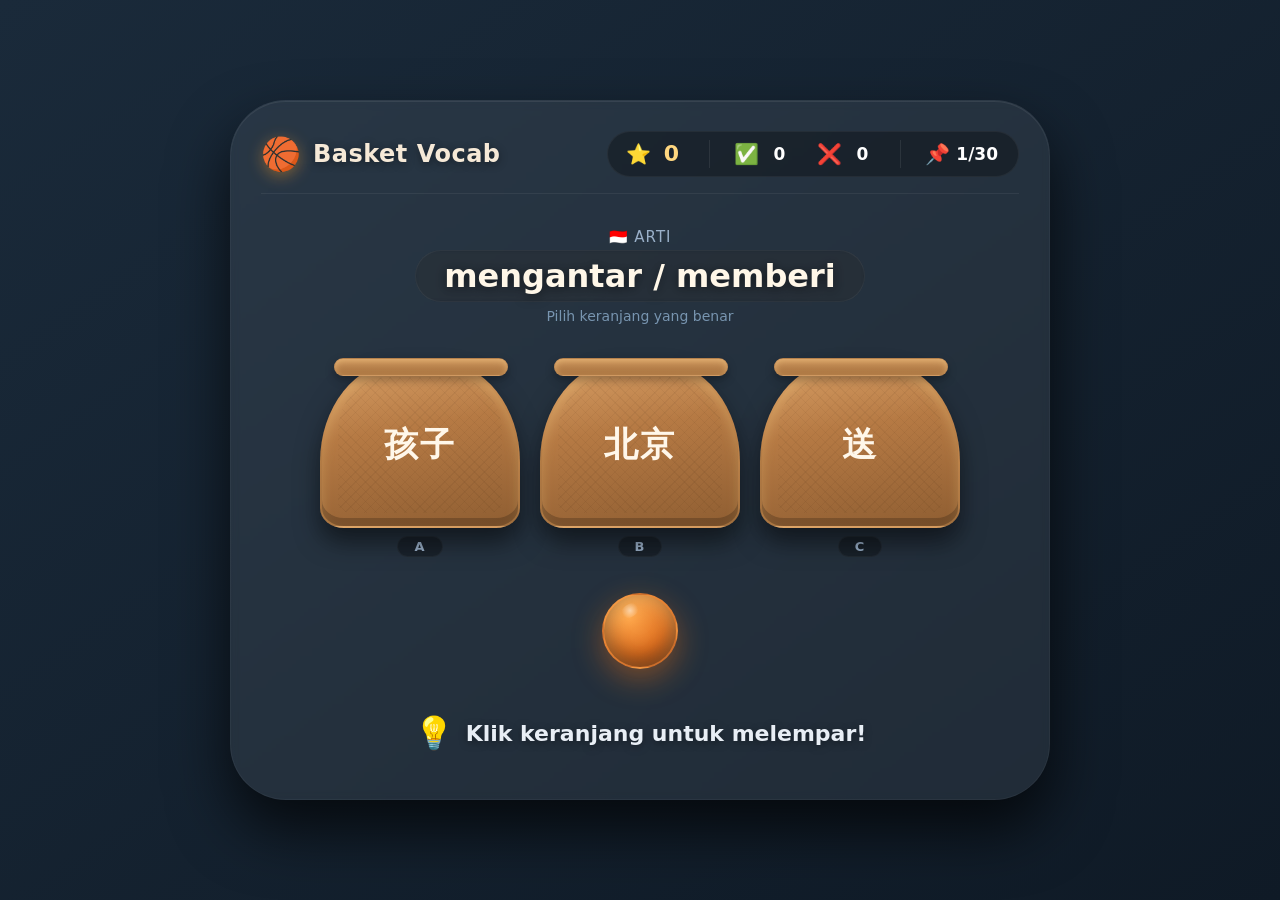
<file: data/wo1/bola.html>
<!DOCTYPE html>
<html translate="no">
<head>
    <meta charset="UTF-8" />
    <meta name="viewport" content="width=device-width, initial-scale=1.0, maximum-scale=1.0, user-scalable=no" />
    <meta name="google" content="notranslate" />
    <title>🏀 Basket Vocab Game</title>
    <style>
        /* ===== RESET & BASE ===== */
        * {
            box-sizing: border-box;
            margin: 0;
            padding: 0;
            user-select: none !important;
            -webkit-user-select: none !important;
            -webkit-touch-callout: none !important;
            -webkit-tap-highlight-color: transparent;
        }
        body {
            font-family: 'Segoe UI', 'Poppins', system-ui, sans-serif;
            min-height: 100vh;
            background: linear-gradient(145deg, #1a2a3a 0%, #0f1a26 100%);
            display: flex;
            justify-content: center;
            align-items: center;
            padding: 20px;
            margin: 0;
            overflow-x: hidden;
            touch-action: pan-y; /* tetap izinkan scroll vertikal jika perlu */
        }

        .game-container {
            max-width: 820px;
            width: 100%;
            background: rgba(255, 255, 255, 0.07);
            backdrop-filter: blur(4px);
            border-radius: 56px;
            padding: 30px 30px 40px;
            box-shadow: 0 30px 60px rgba(0, 0, 0, 0.7), inset 0 1px 0 rgba(255, 255, 255, 0.08);
            border: 1px solid rgba(255, 255, 255, 0.04);
            overflow: visible !important; /* biarkan bola terbang keluar */
            position: relative;
        }

        /* ===== HEADER ===== */
        .header {
            display: flex;
            justify-content: space-between;
            align-items: center;
            flex-wrap: wrap;
            gap: 12px 18px;
            padding-bottom: 16px;
            border-bottom: 1px solid rgba(255, 255, 255, 0.06);
            margin-bottom: 22px;
        }
        .title {
            display: flex;
            align-items: center;
            gap: 12px;
        }
        .title h1 {
            font-size: 24px;
            font-weight: 700;
            color: #f6e9d7;
            letter-spacing: 0.5px;
            text-shadow: 0 2px 8px rgba(0, 0, 0, 0.4);
        }
        .title .ball-icon {
            font-size: 32px;
            filter: drop-shadow(0 4px 8px rgba(255, 160, 40, 0.4));
        }

        .stats {
            display: flex;
            align-items: center;
            gap: 16px 24px;
            flex-wrap: wrap;
            background: rgba(0, 0, 0, 0.3);
            padding: 8px 20px 8px 18px;
            border-radius: 40px;
            border: 1px solid rgba(255, 255, 255, 0.05);
        }
        .stat-item {
            display: flex;
            align-items: center;
            gap: 6px;
            font-size: 17px;
            font-weight: 600;
            color: #cfddee;
        }
        .stat-item .icon {
            font-size: 20px;
        }
        .stat-item .value {
            min-width: 28px;
            text-align: center;
            color: #fff;
            font-weight: 700;
        }
        .stat-item .value.score-val {
            color: #ffd780;
            font-size: 22px;
        }
        .stat-divider {
            width: 1px;
            height: 28px;
            background: rgba(255, 255, 255, 0.08);
        }

        /* ===== MEANING ===== */
        .meaning-area {
            text-align: center;
            padding: 12px 10px 18px;
            position: relative;
            z-index: 5;
        }
        .meaning-label {
            font-size: 15px;
            font-weight: 400;
            color: #9ab0c9;
            letter-spacing: 1px;
            text-transform: uppercase;
            margin-bottom: 4px;
        }
        .meaning-text {
            font-size: 32px;
            font-weight: 600;
            color: #fff7e8;
            text-shadow: 0 2px 12px rgba(0, 0, 0, 0.5);
            background: rgba(0, 0, 0, 0.25);
            display: inline-block;
            padding: 6px 28px;
            border-radius: 60px;
            border: 1px solid rgba(255, 255, 255, 0.05);
            backdrop-filter: blur(2px);
        }
        .question-counter {
            font-size: 14px;
            color: #7895b0;
            margin-top: 6px;
        }

        /* ===== BASKETS ===== */
        .baskets-row {
            display: flex;
            justify-content: center;
            align-items: flex-end;
            gap: 20px;
            margin: 20px 0 30px;
            padding: 0 6px;
            flex-wrap: wrap;
            position: relative;
            z-index: 5;
        }

        .basket {
            flex: 1 1 150px;
            max-width: 200px;
            min-width: 120px;
            display: flex;
            flex-direction: column;
            align-items: center;
            cursor: pointer;
            transition: transform 0.15s, filter 0.15s;
            position: relative;
            touch-action: manipulation;
        }
        .basket:hover {
            transform: translateY(-4px);
            filter: brightness(1.1);
        }
        .basket:active {
            transform: scale(0.94);
        }

        .basket-body {
            width: 100%;
            aspect-ratio: 1.2 / 1;
            background: linear-gradient(170deg, #d9a066, #b67a44 40%, #8f5e32);
            border-radius: 40% 40% 24px 24px / 60% 60% 20px 20px;
            position: relative;
            display: flex;
            align-items: center;
            justify-content: center;
            box-shadow: 0 14px 24px rgba(0, 0, 0, 0.5), inset 0 -8px 0 rgba(0, 0, 0, 0.2), inset 0 6px 12px rgba(255, 220, 140, 0.25);
            border: 2px solid rgba(255, 200, 120, 0.15);
            transition: all 0.25s;
        }
        .basket-body::before {
            content: '';
            position: absolute;
            inset: 8%;
            border-radius: 30% 30% 12px 12px / 40% 40% 10px 10px;
            background: repeating-linear-gradient(45deg,
                    transparent,
                    transparent 6px,
                    rgba(0, 0, 0, 0.04) 6px,
                    rgba(0, 0, 0, 0.04) 7px),
                repeating-linear-gradient(-45deg,
                    transparent,
                    transparent 6px,
                    rgba(0, 0, 0, 0.04) 6px,
                    rgba(0, 0, 0, 0.04) 7px);
            pointer-events: none;
        }
        .basket-body::after {
            content: '';
            position: absolute;
            top: -6px;
            left: 6%;
            width: 88%;
            height: 16px;
            background: linear-gradient(180deg, #c9925a, #a8733f);
            border-radius: 40px;
            box-shadow: 0 4px 10px rgba(0, 0, 0, 0.3), inset 0 2px 6px rgba(255, 210, 140, 0.5);
            border: 1px solid rgba(255, 200, 140, 0.15);
        }

        .basket-hanzi {
            font-size: 34px;
            font-weight: 700;
            color: #fff7ea;
            text-shadow: 0 3px 12px rgba(0, 0, 0, 0.6), 0 0 0 1px rgba(0, 0, 0, 0.2);
            z-index: 2;
            letter-spacing: 2px;
            line-height: 1.2;
            text-align: center;
            padding: 0 4px;
            font-family: 'Noto Serif SC', 'SimSun', serif;
        }
        .basket-hanzi.small {
            font-size: 26px;
        }

        .basket-label {
            margin-top: 8px;
            font-size: 13px;
            font-weight: 600;
            color: #9ab0c9;
            letter-spacing: 1px;
            background: rgba(0, 0, 0, 0.3);
            padding: 2px 16px;
            border-radius: 20px;
            border: 1px solid rgba(255, 255, 255, 0.04);
        }

        /* Glow */
        .basket.correct-glow .basket-body {
            box-shadow: 0 0 40px rgba(80, 255, 120, 0.6), 0 14px 24px rgba(0, 0, 0, 0.5);
            border-color: rgba(80, 255, 120, 0.5);
        }
        .basket.wrong-glow .basket-body {
            box-shadow: 0 0 40px rgba(255, 70, 70, 0.6), 0 14px 24px rgba(0, 0, 0, 0.5);
            border-color: rgba(255, 70, 70, 0.5);
        }

        /* ===== BALL ===== */
        .ball-wrapper {
            display: flex;
            justify-content: center;
            padding: 6px 0 10px;
            position: relative;
            height: 120px; /* sedikit lebih tinggi agar bola tidak terpotong saat start */
            touch-action: none;
            overflow: visible !important; /* penting agar bola bisa terbang tinggi */
            z-index: 20; /* di atas keranjang dan teks */
        }
        .ball {
            width: 76px;
            height: 76px;
            border-radius: 50%;
            background: radial-gradient(circle at 35% 30%, #ffa94d, #e07020 55%, #a04010);
            box-shadow: 0 10px 30px rgba(255, 120, 20, 0.4), inset 0 -8px 20px rgba(0, 0, 0, 0.4), inset 0 6px 20px rgba(255, 220, 140, 0.5);
            position: relative; /* default, diubah ke absolute saat terbang */
            z-index: 30;
            border: 2px solid rgba(255, 200, 120, 0.2);
            transition: none;
            will-change: transform, left, top;
            display: block;
            touch-action: none;
        }
        .ball::after {
            content: '';
            position: absolute;
            top: 12%;
            left: 22%;
            width: 28%;
            height: 18%;
            background: radial-gradient(circle, rgba(255, 255, 255, 0.5) 0%, transparent 70%);
            border-radius: 50%;
            transform: rotate(-30deg);
        }

        .ball.flying {
            pointer-events: none;
            cursor: default;
            touch-action: none;
        }

        .ball.entered {
            animation: ballEnter 0.5s ease forwards;
        }
        @keyframes ballEnter {
            0% { transform: scale(0.8); opacity: 0.8; }
            100% { transform: scale(0.2); opacity: 0; }
        }

        .ball.bounced {
            animation: ballBounce 0.6s ease forwards;
        }
        @keyframes ballBounce {
            0% { transform: scale(1); }
            30% { transform: translateY(-20px) scale(1.1); }
            60% { transform: translateY(10px) scale(0.9); }
            100% { transform: translateY(0) scale(1); }
        }

        /* ===== FEEDBACK ===== */
        .feedback-area {
            text-align: center;
            min-height: 52px;
            display: flex;
            align-items: center;
            justify-content: center;
            gap: 12px;
            font-size: 22px;
            font-weight: 600;
            padding: 4px 0;
            transition: all 0.25s;
            position: relative;
            z-index: 10;
        }
        .feedback-area .fb-icon {
            font-size: 32px;
        }
        .feedback-area .fb-text {
            color: #e8eef5;
            text-shadow: 0 2px 8px rgba(0, 0, 0, 0.4);
        }
        .feedback-area .fb-text.correct {
            color: #7dffb3;
        }
        .feedback-area .fb-text.wrong {
            color: #ff7a7a;
        }
        .feedback-area .fb-score {
            font-size: 18px;
            color: #ffd780;
            background: rgba(0, 0, 0, 0.3);
            padding: 2px 16px;
            border-radius: 30px;
        }

        /* ===== NEXT BUTTON ===== */
        .next-btn {
            display: none;
            margin: 14px auto 0;
            padding: 12px 42px;
            font-size: 20px;
            font-weight: 700;
            color: #1a2a3a;
            background: linear-gradient(145deg, #ffd780, #f5b84a);
            border: none;
            border-radius: 60px;
            cursor: pointer;
            box-shadow: 0 8px 24px rgba(255, 180, 60, 0.3);
            transition: transform 0.2s, box-shadow 0.2s;
            letter-spacing: 0.5px;
            position: relative;
            z-index: 10;
            touch-action: manipulation;
        }
        .next-btn:hover {
            transform: scale(1.04);
            box-shadow: 0 12px 32px rgba(255, 180, 60, 0.45);
        }
        .next-btn:active {
            transform: scale(0.96);
        }
        .next-btn.show {
            display: block;
        }

        /* ===== GAME OVER ===== */
        .game-over {
            display: none;
            text-align: center;
            padding: 30px 10px 10px;
            position: relative;
            z-index: 10;
        }
        .game-over.show {
            display: block;
        }
        .game-over .big-icon {
            font-size: 72px;
            margin-bottom: 10px;
        }
        .game-over h2 {
            font-size: 34px;
            color: #fff7e8;
            margin-bottom: 8px;
        }
        .game-over .final-score {
            font-size: 26px;
            color: #ffd780;
            font-weight: 700;
        }
        .game-over .final-detail {
            font-size: 18px;
            color: #9ab0c9;
            margin-top: 6px;
        }
        .restart-btn {
            margin-top: 22px;
            padding: 14px 48px;
            font-size: 20px;
            font-weight: 700;
            color: #1a2a3a;
            background: linear-gradient(145deg, #7dffb3, #4ad08a);
            border: none;
            border-radius: 60px;
            cursor: pointer;
            box-shadow: 0 8px 24px rgba(80, 255, 120, 0.25);
            transition: transform 0.2s, box-shadow 0.2s;
            touch-action: manipulation;
        }
        .restart-btn:hover {
            transform: scale(1.04);
            box-shadow: 0 12px 32px rgba(80, 255, 120, 0.35);
        }
        .restart-btn:active {
            transform: scale(0.96);
        }

        /* ===== RESPONSIVE ===== */
        @media (max-width: 640px) {
            .game-container {
                padding: 18px 14px 28px;
                border-radius: 32px;
            }
            .title h1 {
                font-size: 18px;
            }
            .title .ball-icon {
                font-size: 24px;
            }
            .stats {
                gap: 8px 12px;
                padding: 6px 14px 6px 12px;
            }
            .stat-item {
                font-size: 14px;
            }
            .stat-item .value.score-val {
                font-size: 18px;
            }
            .meaning-text {
                font-size: 24px;
                padding: 4px 18px;
            }
            .baskets-row {
                gap: 12px;
            }
            .basket {
                flex: 1 1 90px;
                min-width: 80px;
            }
            .basket-hanzi {
                font-size: 26px;
            }
            .basket-hanzi.small {
                font-size: 20px;
            }
            .ball {
                width: 62px;
                height: 62px;
            }
            .ball-wrapper {
                height: 100px;
            }
            .feedback-area {
                font-size: 18px;
                min-height: 44px;
            }
            .feedback-area .fb-icon {
                font-size: 26px;
            }
            .next-btn {
                padding: 10px 30px;
                font-size: 17px;
            }
            .stat-divider {
                display: none;
            }
        }
        @media (max-width: 420px) {
            .basket-hanzi {
                font-size: 20px;
            }
            .basket-hanzi.small {
                font-size: 16px;
            }
            .basket-body {
                border-radius: 30% 30% 16px 16px / 50% 50% 14px 14px;
            }
            .basket-body::after {
                height: 10px;
                top: -4px;
            }
            .meaning-text {
                font-size: 20px;
            }
            .ball {
                width: 52px;
                height: 52px;
            }
            .ball-wrapper {
                height: 90px;
            }
        }
    </style>
</head>
<body>

    <div class="game-container" id="app">
        <!-- HEADER -->
        <div class="header">
            <div class="title">
                <span class="ball-icon">🏀</span>
                <h1>Basket Vocab</h1>
            </div>
            <div class="stats">
                <div class="stat-item">
                    <span class="icon">⭐</span>
                    <span class="value score-val" id="scoreDisplay">0</span>
                </div>
                <span class="stat-divider"></span>
                <div class="stat-item">
                    <span class="icon">✅</span>
                    <span class="value" id="correctCount">0</span>
                </div>
                <div class="stat-item">
                    <span class="icon">❌</span>
                    <span class="value" id="wrongCount">0</span>
                </div>
                <span class="stat-divider"></span>
                <div class="stat-item">
                    <span class="icon">📌</span>
                    <span class="value" id="questionCounter">1/30</span>
                </div>
            </div>
        </div>

        <!-- MEANING -->
        <div class="meaning-area">
            <div class="meaning-label">🇮🇩 Arti</div>
            <div class="meaning-text" id="meaningDisplay">—</div>
            <div class="question-counter" id="progressHint">Klik keranjang untuk melempar</div>
        </div>

        <!-- BASKETS -->
        <div class="baskets-row" id="basketsRow">
            <div class="basket" data-index="0" id="basket0">
                <div class="basket-body">
                    <span class="basket-hanzi" id="hanzi0">—</span>
                </div>
                <span class="basket-label">A</span>
            </div>
            <div class="basket" data-index="1" id="basket1">
                <div class="basket-body">
                    <span class="basket-hanzi" id="hanzi1">—</span>
                </div>
                <span class="basket-label">B</span>
            </div>
            <div class="basket" data-index="2" id="basket2">
                <div class="basket-body">
                    <span class="basket-hanzi" id="hanzi2">—</span>
                </div>
                <span class="basket-label">C</span>
            </div>
        </div>

        <!-- BALL -->
        <div class="ball-wrapper" id="ballWrapper">
            <div class="ball" id="ball"></div>
        </div>

        <!-- FEEDBACK -->
        <div class="feedback-area" id="feedbackArea">
            <span class="fb-icon" id="fbIcon">💡</span>
            <span class="fb-text" id="fbText">Klik keranjang pilihanmu!</span>
        </div>

        <!-- NEXT BUTTON -->
        <button class="next-btn" id="nextBtn">▶ Lanjut</button>

        <!-- GAME OVER -->
        <div class="game-over" id="gameOver">
            <div class="big-icon">🏆</div>
            <h2>Permainan Selesai!</h2>
            <div class="final-score" id="finalScore">Skor: 0</div>
            <div class="final-detail" id="finalDetail">✅ 0 benar · ❌ 0 salah</div>
            <button class="restart-btn" id="restartBtn">🔄 Main Lagi</button>
        </div>
    </div>

    <script>
        // ============================================================
        //  MASTER VOCABULARY (gabungan 01–05)
        // ============================================================
        const MASTER_VOCAB = [
            { hanzi: '爷爷', meaning: 'kakek (dari ayah)' },
            { hanzi: '奶奶', meaning: 'nenek (dari ayah)' },
            { hanzi: '礼物', meaning: 'hadiah' },
            { hanzi: '奶茶', meaning: 'teh susu / bubble tea' },
            { hanzi: '酒店', meaning: 'hotel' },
            { hanzi: '商店', meaning: 'toko' },
            { hanzi: '奶茶店', meaning: 'toko bubble tea' },
            { hanzi: '公交车', meaning: 'bus' },
            { hanzi: '火车站', meaning: 'stasiun kereta' },
            { hanzi: '公交站', meaning: 'halte bus' },
            { hanzi: '水果', meaning: 'buah-buahan' },
            { hanzi: '苹果', meaning: 'apel' },
            { hanzi: '书', meaning: 'buku' },
            { hanzi: '孩子', meaning: 'anak' },
            { hanzi: '朋友', meaning: 'teman' },
            { hanzi: '门口', meaning: 'pintu masuk' },
            { hanzi: '下面', meaning: 'di bawah' },
            { hanzi: '里面', meaning: 'di dalam' },
            { hanzi: '外面', meaning: 'di luar' },
            { hanzi: '手', meaning: 'tangan' },
            { hanzi: '电脑', meaning: 'komputer' },
            { hanzi: '进来', meaning: 'masuk (mendekati pembicara)' },
            { hanzi: '进去', meaning: 'masuk (menjauhi pembicara)' },
            { hanzi: '出来', meaning: 'keluar (mendekati pembicara)' },
            { hanzi: '出去', meaning: 'keluar (menjauhi pembicara)' },
            { hanzi: '上来', meaning: 'naik (mendekati pembicara)' },
            { hanzi: '上去', meaning: 'naik (menjauhi pembicara)' },
            { hanzi: '下来', meaning: 'turun (mendekati pembicara)' },
            { hanzi: '下去', meaning: 'turun (menjauhi pembicara)' },
            { hanzi: '回来', meaning: 'kembali (mendekati pembicara)' },
            { hanzi: '回去', meaning: 'kembali (menjauhi pembicara)' },
            { hanzi: '过来', meaning: 'datang ke sini (mendekati)' },
            { hanzi: '过去', meaning: 'pergi ke sana (menjauhi)' },
            { hanzi: '起来', meaning: 'bangun / berdiri' },
            { hanzi: '准备', meaning: 'mempersiapkan' },
            { hanzi: '介绍', meaning: 'memperkenalkan' },
            { hanzi: '拿来', meaning: 'mengambil dan membawa ke sini' },
            { hanzi: '送去', meaning: 'mengirim ke sana' },
            { hanzi: '买回', meaning: 'membeli dan membawa kembali' },
            { hanzi: '拿出', meaning: 'mengeluarkan (dari dalam)' },
            { hanzi: '走', meaning: 'berjalan / pergi' },
            { hanzi: '等', meaning: 'menunggu' },
            { hanzi: '接', meaning: 'menjemput / menerima' },
            { hanzi: '送', meaning: 'mengantar / memberi' },
            { hanzi: '叫', meaning: 'memanggil / menyebut' },
            { hanzi: '开', meaning: 'membuka / mengemudi' },
            { hanzi: '找', meaning: 'mencari' },
            { hanzi: '起床', meaning: 'bangun tidur' },
            { hanzi: '睡觉', meaning: 'tidur' },
            { hanzi: '吃饭', meaning: 'makan' },
            { hanzi: '喝', meaning: 'minum' },
            { hanzi: '做菜', meaning: 'memasak' },
            { hanzi: '洗', meaning: 'mencuci' },
            { hanzi: '玩', meaning: 'bermain' },
            { hanzi: '打电话', meaning: 'menelepon' },
            { hanzi: '客气', meaning: 'sopan / terlalu baik' },
            { hanzi: '不好意思', meaning: 'malu / sungkan / maaf' },
            { hanzi: '漂亮', meaning: 'cantik / bagus' },
            { hanzi: '好吃', meaning: 'enak (makanan)' },
            { hanzi: '好喝', meaning: 'enak (minuman)' },
            { hanzi: '多', meaning: 'banyak' },
            { hanzi: '少', meaning: 'sedikit' },
            { hanzi: '快', meaning: 'cepat' },
            { hanzi: '慢', meaning: 'lambat' },
            { hanzi: '冷', meaning: 'dingin' },
            { hanzi: '热', meaning: 'panas' },
            { hanzi: '都', meaning: 'sudah / sampai (penekanan)' },
            { hanzi: '就', meaning: 'maka / segera' },
            { hanzi: '还', meaning: 'masih / bahkan / juga' },
            { hanzi: '也', meaning: 'juga' },
            { hanzi: '很', meaning: 'sangat' },
            { hanzi: '太', meaning: 'terlalu' },
            { hanzi: '这么', meaning: 'begini / begitu' },
            { hanzi: '那么', meaning: 'begitu' },
            { hanzi: '真', meaning: 'sungguh' },
            { hanzi: '已经', meaning: 'sudah' },
            { hanzi: '马上', meaning: 'segera' },
            { hanzi: '别', meaning: 'jangan' },
            { hanzi: '跟', meaning: 'dengan / bersama' },
            { hanzi: '给', meaning: 'kepada / untuk' },
            { hanzi: '在', meaning: 'di / sedang' },
            { hanzi: '从', meaning: 'dari' },
            { hanzi: '到', meaning: 'sampai / ke' },
            { hanzi: '和', meaning: 'dan' },
            { hanzi: '什么', meaning: 'apa' },
            { hanzi: '哪儿', meaning: 'di mana' },
            { hanzi: '哪里', meaning: 'di mana' },
            { hanzi: '谁', meaning: 'siapa' },
            { hanzi: '怎么', meaning: 'bagaimana (cara)' },
            { hanzi: '怎么样', meaning: 'bagaimana (keadaan)' },
            { hanzi: '多少', meaning: 'berapa (jumlah)' },
            { hanzi: '几', meaning: 'berapa (angka kecil)' },
            { hanzi: '让', meaning: 'membiarkan / menyuruh' },
            { hanzi: '次', meaning: 'kali (penanda jumlah)' },
            { hanzi: '旅游', meaning: 'berwisata' },
            { hanzi: '帮忙', meaning: 'membantu' },
            { hanzi: '那', meaning: 'itu / maka' },
            { hanzi: '有时', meaning: 'kadang-kadang' },
            { hanzi: '懂', meaning: 'mengerti' },
            { hanzi: '意思', meaning: 'arti / maksud' },
            { hanzi: '北京', meaning: 'Beijing' },
            { hanzi: '烤鸭', meaning: 'bebek panggang' },
            { hanzi: '但', meaning: 'tetapi' },
            { hanzi: '车站', meaning: 'stasiun / halte' },
            { hanzi: '远', meaning: 'jauh' },
            { hanzi: '打车', meaning: 'naik taksi' },
            { hanzi: '还是', meaning: 'atau' },
            { hanzi: '大学', meaning: 'universitas' },
            { hanzi: '万', meaning: 'sepuluh ribu' },
            { hanzi: '名', meaning: 'nama / ukuran untuk orang' },
            { hanzi: '网上', meaning: 'online' },
            { hanzi: '外国', meaning: 'luar negeri' },
            { hanzi: '间', meaning: 'ruang / ukuran ruangan' },
            { hanzi: '教室', meaning: 'ruang kelas' },
            { hanzi: '票', meaning: 'tiket' },
            { hanzi: '完', meaning: 'selesai' },
            { hanzi: '一起', meaning: 'bersama-sama' },
            { hanzi: '自己', meaning: 'sendiri' },
            { hanzi: '拿', meaning: 'mengambil' },
            { hanzi: '为什么', meaning: 'mengapa' },
            { hanzi: '不错', meaning: 'tidak buruk / bagus' },
            { hanzi: '每', meaning: 'setiap' },
            { hanzi: '累', meaning: 'lelah' },
            { hanzi: '过', meaning: 'pernah / melewati' },
            { hanzi: '商场', meaning: 'mal / pusat perbelanjaan' },
            { hanzi: '条', meaning: 'sebuah (untuk benda panjang)' },
            { hanzi: '裤子', meaning: 'celana' },
            { hanzi: '白色', meaning: 'putih' },
            { hanzi: '因为', meaning: 'karena' },
            { hanzi: '试', meaning: 'mencoba' },
            { hanzi: '红色', meaning: 'merah' },
            { hanzi: '所以', meaning: 'jadi / oleh karena itu' },
            { hanzi: '书包', meaning: 'tas sekolah' },
            { hanzi: '绿色', meaning: 'hijau' },
            { hanzi: '黑色', meaning: 'hitam' },
            { hanzi: '更', meaning: 'lebih' },
            { hanzi: '颜色', meaning: 'warna' },
            { hanzi: '一会儿', meaning: 'sebentar' }
        ];

        // ============================================================
        //  SOUND ENGINE (Web Audio)
        // ============================================================
        class SoundEngine {
            constructor() { this.ctx = null; this.ready = false; }
            init() {
                try {
                    this.ctx = new(window.AudioContext || window.webkitAudioContext)();
                    this.ready = true;
                } catch (_) { this.ready = false; }
            }
            playApplause() {
                if (!this.ready) return;
                try {
                    const ctx = this.ctx,
                        now = ctx.currentTime;
                    for (let i = 0; i < 18; i++) {
                        const osc = ctx.createOscillator();
                        const gain = ctx.createGain();
                        osc.connect(gain);
                        gain.connect(ctx.destination);
                        const freq = 800 + Math.random() * 600;
                        osc.frequency.value = freq;
                        const dur = 0.04 + Math.random() * 0.06;
                        const t = now + 0.06 * i + Math.random() * 0.03;
                        gain.gain.setValueAtTime(0.08 + Math.random() * 0.06, t);
                        gain.gain.exponentialRampToValueAtTime(0.001, t + dur);
                        osc.start(t);
                        osc.stop(t + dur + 0.01);
                        if (i % 2 === 0) {
                            const osc2 = ctx.createOscillator();
                            const gain2 = ctx.createGain();
                            osc2.connect(gain2);
                            gain2.connect(ctx.destination);
                            osc2.frequency.value = freq * 1.5;
                            gain2.gain.setValueAtTime(0.04 + Math.random() * 0.04, t + 0.01);
                            gain2.gain.exponentialRampToValueAtTime(0.001, t + dur + 0.01);
                            osc2.start(t + 0.01);
                            osc2.stop(t + dur + 0.02);
                        }
                    }
                    setTimeout(() => {
                        try {
                            for (let i = 0; i < 6; i++) {
                                const osc = ctx.createOscillator();
                                const gain = ctx.createGain();
                                osc.connect(gain);
                                gain.connect(ctx.destination);
                                osc.frequency.value = 1200 + Math.random() * 400;
                                const t = ctx.currentTime + i * 0.08;
                                gain.gain.setValueAtTime(0.05, t);
                                gain.gain.exponentialRampToValueAtTime(0.001, t + 0.08);
                                osc.start(t);
                                osc.stop(t + 0.09);
                            }
                        } catch (_) {}
                    }, 200);
                } catch (_) {}
            }
            playMocking() {
                if (!this.ready) return;
                try {
                    const ctx = this.ctx,
                        now = ctx.currentTime;
                    const notes = [600, 500, 420, 350, 300, 250];
                    notes.forEach((freq, i) => {
                        const osc = ctx.createOscillator();
                        const gain = ctx.createGain();
                        osc.connect(gain);
                        gain.connect(ctx.destination);
                        osc.type = 'sawtooth';
                        osc.frequency.value = freq;
                        const t = now + i * 0.12;
                        gain.gain.setValueAtTime(0.08, t);
                        gain.gain.exponentialRampToValueAtTime(0.001, t + 0.15);
                        osc.start(t);
                        osc.stop(t + 0.16);
                        osc.frequency.setValueAtTime(freq, t);
                        osc.frequency.exponentialRampToValueAtTime(freq * 0.7, t + 0.12);
                    });
                    const oscB = ctx.createOscillator();
                    const gainB = ctx.createGain();
                    oscB.connect(gainB);
                    gainB.connect(ctx.destination);
                    oscB.type = 'square';
                    oscB.frequency.value = 180;
                    gainB.gain.setValueAtTime(0.04, now + 0.05);
                    gainB.gain.exponentialRampToValueAtTime(0.001, now + 0.45);
                    oscB.start(now + 0.05);
                    oscB.stop(now + 0.46);
                    const oscB2 = ctx.createOscillator();
                    const gainB2 = ctx.createGain();
                    oscB2.connect(gainB2);
                    gainB2.connect(ctx.destination);
                    oscB2.type = 'sawtooth';
                    oscB2.frequency.value = 140;
                    gainB2.gain.setValueAtTime(0.03, now + 0.1);
                    gainB2.gain.exponentialRampToValueAtTime(0.001, now + 0.5);
                    oscB2.start(now + 0.1);
                    oscB2.stop(now + 0.51);
                } catch (_) {}
            }
        }

        // ============================================================
        //  GAME STATE
        // ============================================================
        const NUM_QUESTIONS = 30;
        let state = {
            questions: [],
            currentIndex: 0,
            score: 0,
            correctCount: 0,
            wrongCount: 0,
            totalQuestions: NUM_QUESTIONS,
            isAnimating: false,
            answered: false,
            gameOver: false,
        };

        const $ = id => document.getElementById(id);
        const ball = $('ball');
        const ballWrapper = $('ballWrapper');
        const baskets = [$('basket0'), $('basket1'), $('basket2')];
        const hanziEls = [$('hanzi0'), $('hanzi1'), $('hanzi2')];
        const meaningDisplay = $('meaningDisplay');
        const scoreDisplay = $('scoreDisplay');
        const correctCountEl = $('correctCount');
        const wrongCountEl = $('wrongCount');
        const questionCounter = $('questionCounter');
        const progressHint = $('progressHint');
        const feedbackArea = $('feedbackArea');
        const fbIcon = $('fbIcon');
        const fbText = $('fbText');
        const nextBtn = $('nextBtn');
        const gameOverEl = $('gameOver');
        const finalScore = $('finalScore');
        const finalDetail = $('finalDetail');
        const restartBtn = $('restartBtn');

        const sound = new SoundEngine();

        // ============================================================
        //  HELPERS
        // ============================================================
        function shuffle(arr) {
            for (let i = arr.length - 1; i > 0; i--) {
                const j = Math.floor(Math.random() * (i + 1));
                [arr[i], arr[j]] = [arr[j], arr[i]];
            }
            return arr;
        }

        function pickRandom(arr, n) {
            const copy = [...arr];
            shuffle(copy);
            return copy.slice(0, n);
        }

        function buildQuestions() {
            const selected = pickRandom(MASTER_VOCAB, NUM_QUESTIONS);
            return selected.map(item => {
                let distractors = [];
                const pool = MASTER_VOCAB.filter(v => v.hanzi !== item.hanzi);
                const shuffledPool = shuffle(pool);
                for (let i = 0; i < shuffledPool.length && distractors.length < 2; i++) {
                    if (!distractors.some(d => d.hanzi === shuffledPool[i].hanzi)) {
                        distractors.push(shuffledPool[i]);
                    }
                }
                while (distractors.length < 2) {
                    distractors.push({ hanzi: '???', meaning: 'dummy' });
                }
                const options = shuffle([
                    { hanzi: item.hanzi, correct: true },
                    { hanzi: distractors[0].hanzi, correct: false },
                    { hanzi: distractors[1].hanzi, correct: false }
                ]);
                return {
                    meaning: item.meaning,
                    correct: item.hanzi,
                    options: options.map(o => o.hanzi)
                };
            });
        }

        // ============================================================
        //  RENDER QUESTION (reset bola sepenuhnya)
        // ============================================================
        function renderQuestion() {
            if (state.gameOver) return;
            const q = state.questions[state.currentIndex];
            if (!q) return;

            meaningDisplay.textContent = q.meaning;
            for (let i = 0; i < 3; i++) {
                hanziEls[i].textContent = q.options[i];
                hanziEls[i].classList.toggle('small', q.options[i].length > 2);
                baskets[i].className = 'basket';
                baskets[i].dataset.correct = q.options[i] === q.correct ? 'true' : 'false';
            }

            // === RESET BOLA SEPENUHNYA ===
            ball.className = 'ball';
            ball.style.position = 'relative';
            ball.style.left = '';
            ball.style.top = '';
            ball.style.transform = '';
            ball.style.opacity = '1';
            ball.style.display = 'block';
            ball.style.pointerEvents = 'auto';
            ball.style.width = '';
            ball.style.height = '';
            ball.style.margin = '';
            if (ball.parentNode !== ballWrapper) {
                ballWrapper.appendChild(ball);
            }
            ball.classList.remove('entered', 'bounced', 'flying');

            fbIcon.textContent = '💡';
            fbText.textContent = 'Klik keranjang untuk melempar!';
            fbText.className = 'fb-text';
            feedbackArea.querySelectorAll('.fb-score').forEach(el => el.remove());

            nextBtn.classList.remove('show');
            nextBtn.style.display = 'none';

            state.answered = false;
            state.isAnimating = false;

            questionCounter.textContent = `${state.currentIndex + 1}/${state.totalQuestions}`;
            progressHint.textContent = 'Pilih keranjang yang benar';
        }

        function updateStats() {
            scoreDisplay.textContent = state.score;
            correctCountEl.textContent = state.correctCount;
            wrongCountEl.textContent = state.wrongCount;
        }

        // ============================================================
        //  THROW BALL (parabola tinggi)
        // ============================================================
        function throwBall(basketEl, isCorrect) {
            if (state.isAnimating || state.answered || state.gameOver) return;

            state.answered = true;
            state.isAnimating = true;

            const ballRect = ball.getBoundingClientRect();
            const basketRect = basketEl.querySelector('.basket-body').getBoundingClientRect();
            const wrapperRect = ballWrapper.getBoundingClientRect();

            const startX = ballRect.left - wrapperRect.left + ballRect.width / 2;
            const startY = ballRect.top - wrapperRect.top + ballRect.height / 2;
            const endX = basketRect.left - wrapperRect.left + basketRect.width / 2;
            const endY = basketRect.top - wrapperRect.top + basketRect.height / 2;

            // Ubah bola menjadi absolute
            ball.style.position = 'absolute';
            ball.style.left = (startX - 38) + 'px';
            ball.style.top = (startY - 38) + 'px';
            ball.style.width = '76px';
            ball.style.height = '76px';
            ball.style.margin = '0';
            ball.style.transform = 'scale(1)';
            ball.style.transition = 'none';
            void ball.offsetHeight;

            const duration = 550; // sedikit lebih lambat agar terlihat dramatis
            const startTime = performance.now();
            const startLeft = parseFloat(ball.style.left);
            const startTop = parseFloat(ball.style.top);
            const deltaX = endX - 38 - startLeft;
            const deltaY = endY - 38 - startTop;
            // TINGGI LAMBUNGAN: -280px agar melambung sangat tinggi dan masuk dari atas
            const peak = -280;

            ball.classList.add('flying');

            function animateThrow(time) {
                const elapsed = time - startTime;
                const progress = Math.min(elapsed / duration, 1);
                // easeOutCubic untuk pendaratan yang halus
                const ease = 1 - Math.pow(1 - progress, 3);
                const x = startLeft + deltaX * ease;
                const y = startTop + deltaY * ease + peak * 4 * progress * (1 - progress);
                ball.style.left = x + 'px';
                ball.style.top = y + 'px';

                if (progress < 1) {
                    requestAnimationFrame(animateThrow);
                } else {
                    ball.style.left = (endX - 38) + 'px';
                    ball.style.top = (endY - 38) + 'px';
                    afterThrow(basketEl, isCorrect);
                }
            }
            requestAnimationFrame(animateThrow);
        }

        function afterThrow(basketEl, isCorrect) {
            const correctBasket = baskets.find(b => b.dataset.correct === 'true');

            if (isCorrect) {
                ball.classList.remove('flying');
                ball.classList.add('entered');
                setTimeout(() => {
                    ball.style.display = 'none';
                }, 500);

                state.score += 2;
                state.correctCount++;
                basketEl.classList.add('correct-glow');

                fbIcon.textContent = '🎉';
                fbText.textContent = 'Benar! +2 poin';
                fbText.className = 'fb-text correct';
                sound.playApplause();
                const bump = document.createElement('span');
                bump.className = 'fb-score';
                bump.textContent = '+2';
                feedbackArea.appendChild(bump);

            } else {
                ball.classList.remove('flying');
                ball.classList.add('bounced');
                setTimeout(() => {
                    ball.classList.remove('bounced');
                    ball.style.position = 'relative';
                    ball.style.left = '';
                    ball.style.top = '';
                    ball.style.transform = '';
                    ball.style.opacity = '1';
                    ball.style.display = 'block';
                    ballWrapper.appendChild(ball);
                }, 600);

                state.score -= 3;
                state.wrongCount++;
                basketEl.classList.add('wrong-glow');
                if (correctBasket) {
                    correctBasket.classList.add('correct-glow');
                }

                fbIcon.textContent = '😅';
                fbText.textContent = `Salah! -3 poin · Jawaban: ${correctBasket?.querySelector('.basket-hanzi')?.textContent || '?'}`;
                fbText.className = 'fb-text wrong';
                sound.playMocking();
                const bump = document.createElement('span');
                bump.className = 'fb-score';
                bump.textContent = '-3';
                bump.style.color = '#ff7a7a';
                feedbackArea.appendChild(bump);
            }

            updateStats();

            setTimeout(() => {
                state.isAnimating = false;
                if (!state.gameOver) {
                    nextBtn.style.display = 'block';
                    nextBtn.classList.add('show');
                    if (state.currentIndex >= state.totalQuestions - 1) {
                        nextBtn.textContent = '🏁 Lihat Hasil';
                    } else {
                        nextBtn.textContent = '▶ Lanjut';
                    }
                }
            }, 800);
        }

        // ============================================================
        //  HANDLE BASKET CLICK
        // ============================================================
        function onBasketClick(e) {
            const basketEl = e.currentTarget;
            if (state.isAnimating || state.answered || state.gameOver) return;
            const isCorrect = basketEl.dataset.correct === 'true';
            throwBall(basketEl, isCorrect);
        }

        // ============================================================
        //  NEXT / GAME OVER
        // ============================================================
        function goToNext() {
            if (state.isAnimating) return;
            if (state.gameOver) return;
            if (state.currentIndex >= state.totalQuestions - 1) {
                endGame();
                return;
            }
            state.currentIndex++;
            renderQuestion();
            baskets.forEach(b => b.className = 'basket');
            feedbackArea.querySelectorAll('.fb-score').forEach(el => el.remove());
        }

        function endGame() {
            state.gameOver = true;
            gameOverEl.classList.add('show');
            finalScore.textContent = `Skor Akhir: ${state.score}`;
            finalDetail.textContent = `✅ ${state.correctCount} benar · ❌ ${state.wrongCount} salah`;
            document.querySelector('.meaning-area').style.opacity = '0.4';
            document.querySelector('.baskets-row').style.opacity = '0.4';
            ball.style.display = 'none';
            nextBtn.style.display = 'none';
            feedbackArea.querySelectorAll('.fb-score').forEach(el => el.remove());
            fbIcon.textContent = '🏁';
            fbText.textContent = 'Permainan selesai!';
            fbText.className = 'fb-text';
        }

        function restartGame() {
            state.questions = buildQuestions();
            state.currentIndex = 0;
            state.score = 0;
            state.correctCount = 0;
            state.wrongCount = 0;
            state.totalQuestions = state.questions.length;
            state.isAnimating = false;
            state.answered = false;
            state.gameOver = false;

            gameOverEl.classList.remove('show');
            document.querySelector('.meaning-area').style.opacity = '1';
            document.querySelector('.baskets-row').style.opacity = '1';
            ball.style.display = 'block';
            ball.className = 'ball';
            ball.style.position = 'relative';
            ball.style.left = '';
            ball.style.top = '';
            ball.style.transform = '';
            ball.style.opacity = '1';
            ball.style.pointerEvents = 'auto';
            ballWrapper.appendChild(ball);
            nextBtn.style.display = 'none';
            nextBtn.classList.remove('show');
            nextBtn.textContent = '▶ Lanjut';
            feedbackArea.querySelectorAll('.fb-score').forEach(el => el.remove());
            baskets.forEach(b => b.className = 'basket');

            updateStats();
            renderQuestion();
            if (!sound.ready) sound.init();
        }

        // ============================================================
        //  INIT
        // ============================================================
        function init() {
            // Matikan klik kanan di seluruh halaman
            document.addEventListener('contextmenu', (e) => e.preventDefault());

            // Inisialisasi sound
            document.addEventListener('click', () => { if (!sound.ready) sound.init(); }, { once: true });
            document.addEventListener('touchstart', () => { if (!sound.ready) sound.init(); }, { once: true });

            state.questions = buildQuestions();
            state.totalQuestions = state.questions.length;
            state.currentIndex = 0;
            state.score = 0;
            state.correctCount = 0;
            state.wrongCount = 0;
            state.gameOver = false;

            updateStats();
            renderQuestion();

            baskets.forEach(b => {
                b.addEventListener('click', onBasketClick);
                // Untuk sentuhan di iOS
                b.addEventListener('touchstart', (e) => {
                    // Hanya prevent default jika tidak sedang animasi, biar tidak menggulir
                    if (state.isAnimating || state.answered || state.gameOver) return;
                    // Biarkan click yang menangani, tapi kita bisa memicu secara langsung
                }, { passive: true });
            });

            nextBtn.addEventListener('click', goToNext);
            restartBtn.addEventListener('click', restartGame);

            document.addEventListener('keydown', (e) => {
                if ((e.key === ' ' || e.key === 'Enter') && nextBtn.classList.contains('show')) {
                    e.preventDefault();
                    goToNext();
                }
                if (e.key === 'r' && state.gameOver) {
                    restartGame();
                }
            });

            console.log(`🏀 Basket Vocab siap! ${state.totalQuestions} soal dari ${MASTER_VOCAB.length} kosakata.`);
        }

        if (document.readyState === 'loading') {
            document.addEventListener('DOMContentLoaded', init);
        } else {
            init();
        }
    </script>
</body>
</html>
</file>
